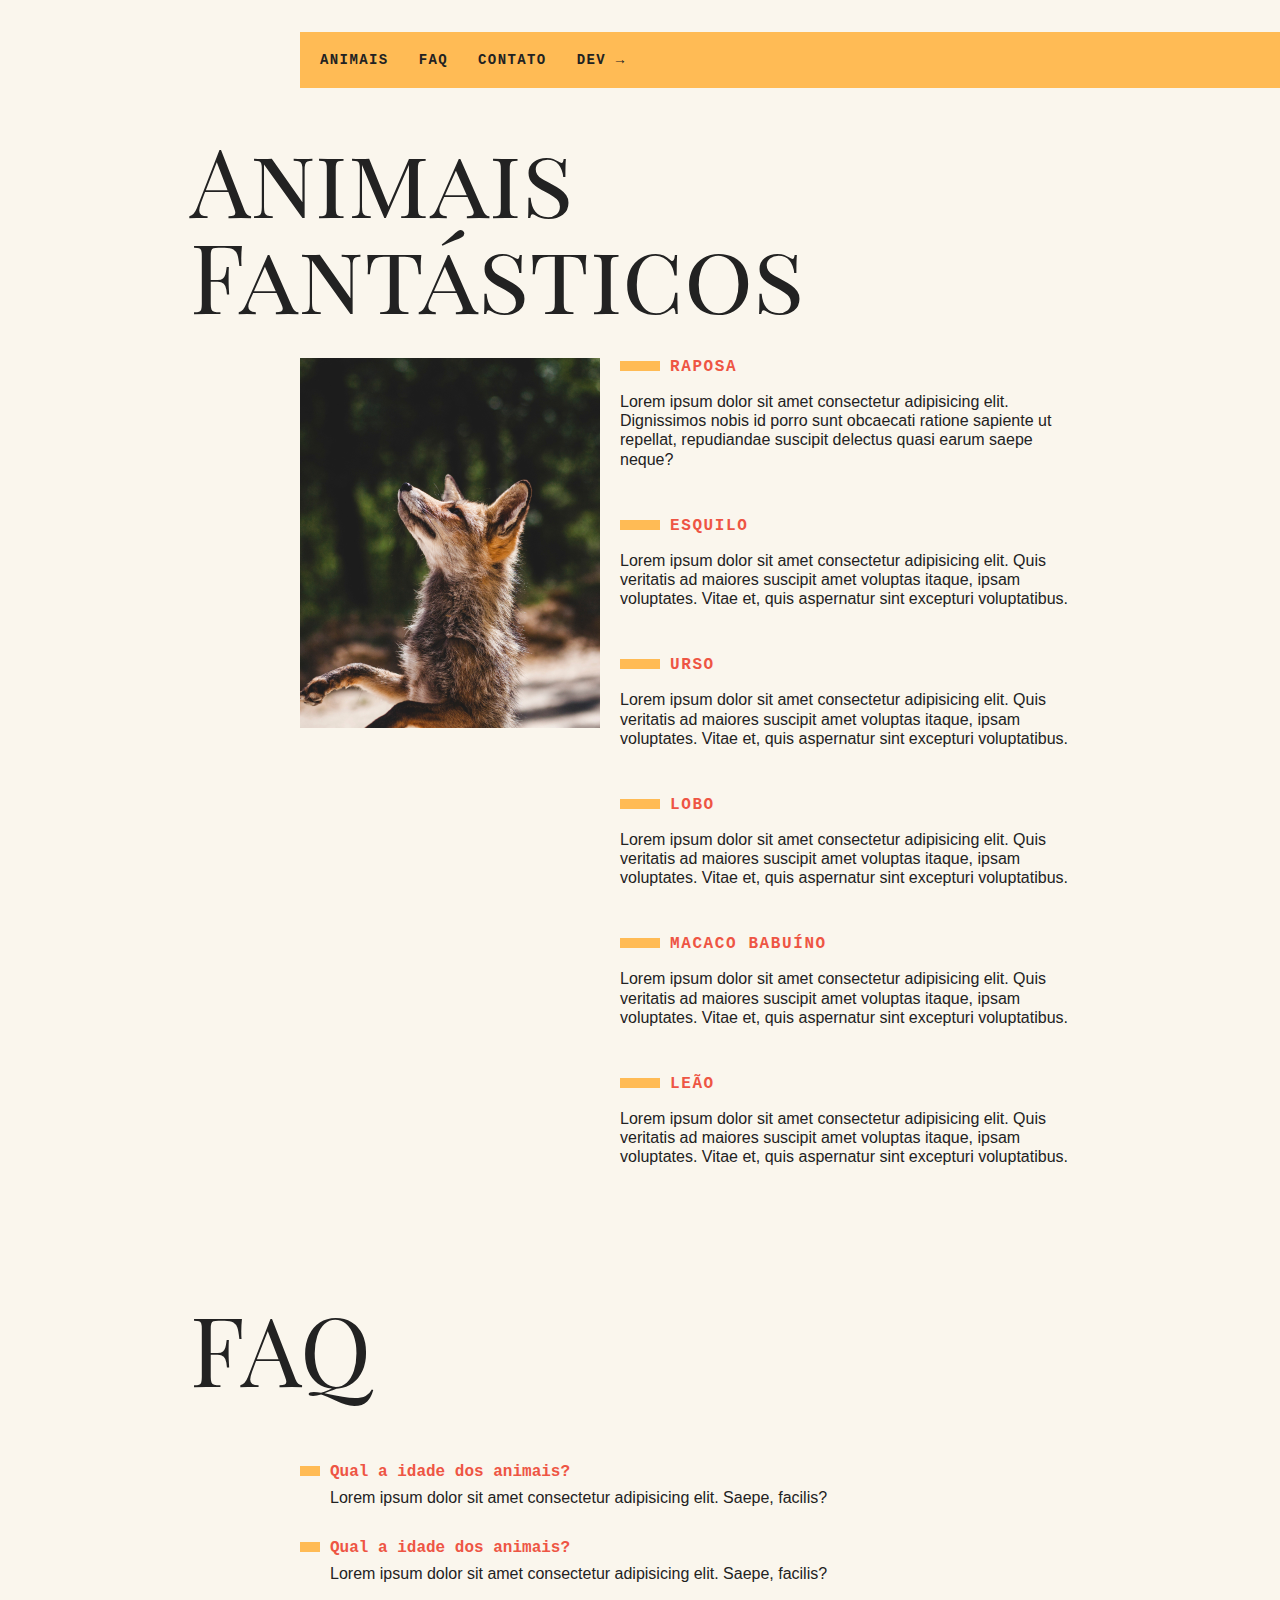
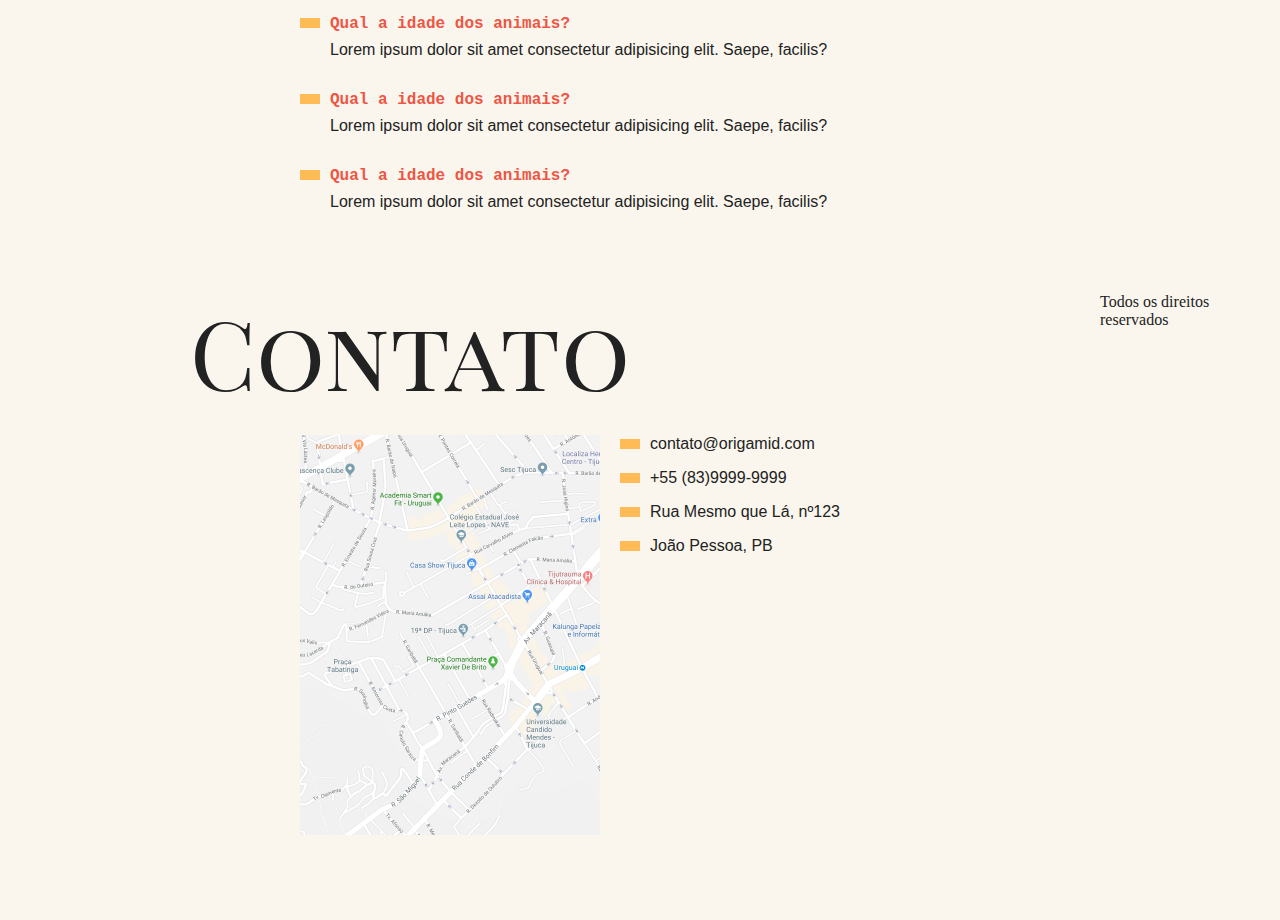
<file: index.html>
<!DOCTYPE html>
<html lang="en">

<head>
    <meta charset="UTF-8">
    <meta name="viewport" content="width=device-width, initial-scale=1.0">
    <title>Animais Fantásticos</title>
    <link href="https://fonts.googleapis.com/css?family=Playfair+Display+SC" rel="stylesheet">
    <link rel="stylesheet" href="css/style.css">
</head>

<body>
    <nav class="menu">
        <ul>
            <li><a href="#animais">Animais</a></li>
            <li><a href="#faq">Faq</a></li>
            <li><a href="#contato">Contato</a></li>
            <li><a href="https://www.origamid.com/">Dev →</a></li>
        </ul>
    </nav>
    <section class="grid-section animais" id="animais">
        <h1 class="titulo">Animais Fantásticos</h1>
        <ul class="animais-lista">
            <li>
                <img src="img/imagem1.jpg" alt="Raposa">
            </li>
            <li>
                <img src="img/imagem2.jpg" alt="Esquilo">
            </li>
            <li>
                <img src="img/imagem3.jpg" alt="Urso">
            </li>
            <li>
                <img src="img/imagem4.jpg" alt="Lobo">
            </li>
            <li>
                <img src="img/imagem5.jpg" alt="Macaco Babuíno">
            </li>
            <li>
                <img src="img/imagem6.jpg" alt="Leão">
            </li>
        </ul>
        <div class="animais-descricao">
            <section>
                <h2>Raposa</h2>
                <p>Lorem ipsum dolor sit amet consectetur adipisicing elit. Dignissimos nobis id porro sunt obcaecati
                    ratione
                    sapiente ut repellat, repudiandae suscipit delectus quasi earum saepe neque?</p>
            </section>
            <section>
                <h2>Esquilo</h2>
                <p>Lorem ipsum dolor sit amet consectetur adipisicing elit. Quis veritatis ad maiores suscipit amet
                    voluptas itaque,
                    ipsam voluptates. Vitae et, quis aspernatur sint excepturi voluptatibus.</p>

            </section>
            <section>
                <h2>Urso</h2>
                <p>Lorem ipsum dolor sit amet consectetur adipisicing elit. Quis veritatis ad maiores suscipit amet
                    voluptas itaque,
                    ipsam voluptates. Vitae et, quis aspernatur sint excepturi voluptatibus.</p>

            </section>

            <section>
                <h2>Lobo</h2>
                <p>Lorem ipsum dolor sit amet consectetur adipisicing elit. Quis veritatis ad maiores suscipit amet
                    voluptas itaque,
                    ipsam voluptates. Vitae et, quis aspernatur sint excepturi voluptatibus.</p>
            </section>
            <section>
                <h2>Macaco Babuíno</h2>
                <p>Lorem ipsum dolor sit amet consectetur adipisicing elit. Quis veritatis ad maiores suscipit amet
                    voluptas itaque,
                    ipsam voluptates. Vitae et, quis aspernatur sint excepturi voluptatibus.</p>
            </section>
            <section>
                <h2>Leão</h2>
                <p>Lorem ipsum dolor sit amet consectetur adipisicing elit. Quis veritatis ad maiores suscipit amet
                    voluptas itaque,
                    ipsam voluptates. Vitae et, quis aspernatur sint excepturi voluptatibus.</p>
            </section>

        </div>
    </section>
    <section class="grid-section faq" id="faq">
        <h1 class="titulo">FAQ</h1>
        <dl class="faq-lista">
            <dt>Qual a idade dos animais?</dt>
            <dd>Lorem ipsum dolor sit amet consectetur adipisicing elit. Saepe, facilis?</dd>
            <dt>Qual a idade dos animais?</dt>
            <dd>Lorem ipsum dolor sit amet consectetur adipisicing elit. Saepe, facilis?</dd>
            <dt>Qual a idade dos animais?</dt>
            <dd>Lorem ipsum dolor sit amet consectetur adipisicing elit. Saepe, facilis?</dd>
            <dt>Qual a idade dos animais?</dt>
            <dd>Lorem ipsum dolor sit amet consectetur adipisicing elit. Saepe, facilis?</dd>
            <dt>Qual a idade dos animais?</dt>
            <dd>Lorem ipsum dolor sit amet consectetur adipisicing elit. Saepe, facilis?</dd>
        </dl>
    </section>
    <section class="grid-section contato" id="contato">
        <h1 class="titulo">Contato</h1>
        <div class="mapa">
            <img src="img/mapa.png" alt="mapa">
        </div>
        <ul class="dados">
            <li>contato@origamid.com</li>
            <li>+55 (83)9999-9999</li>
            <li>Rua Mesmo que Lá, nº123</li>
            <li>João Pessoa, PB</li>
        </ul>
    </section>
    <footer class="copyright">Todos os direitos reservados

    </footer>
    <script src="script.js"></script>
</body>

</html>
</file>
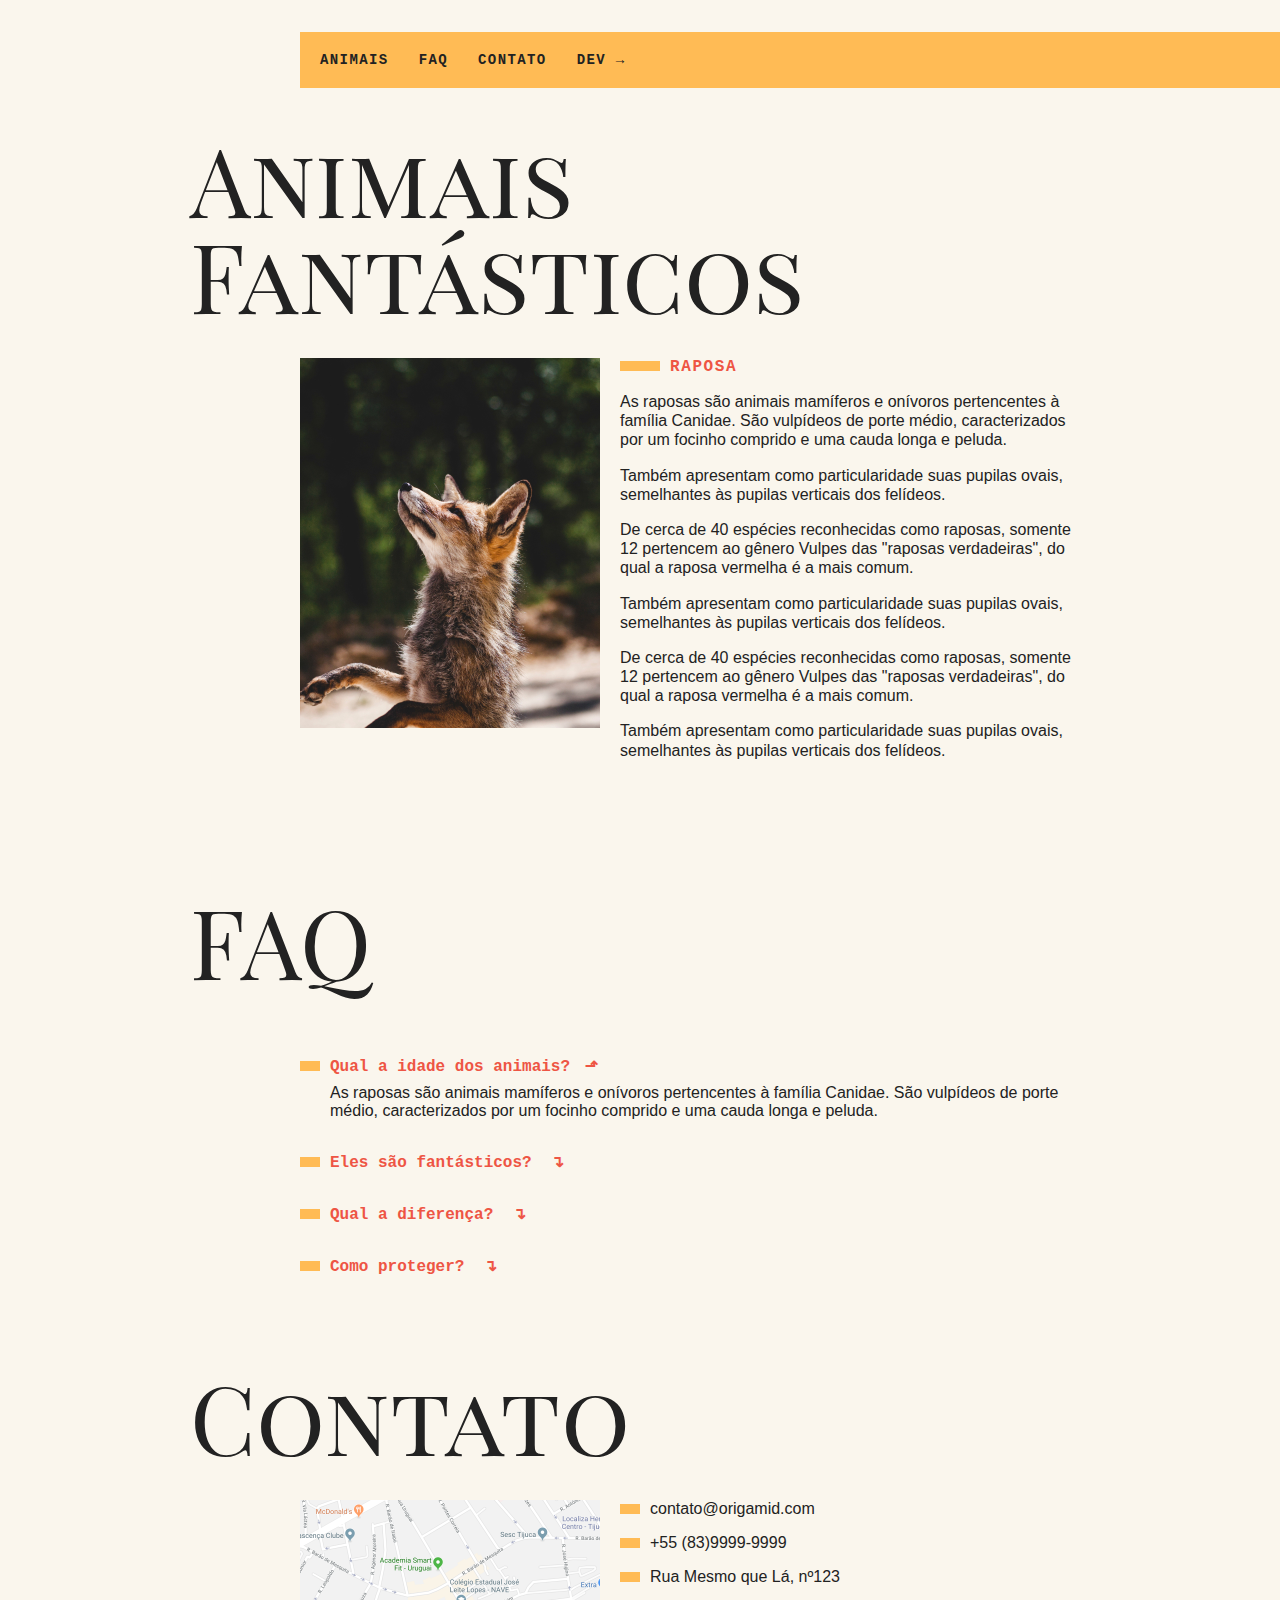
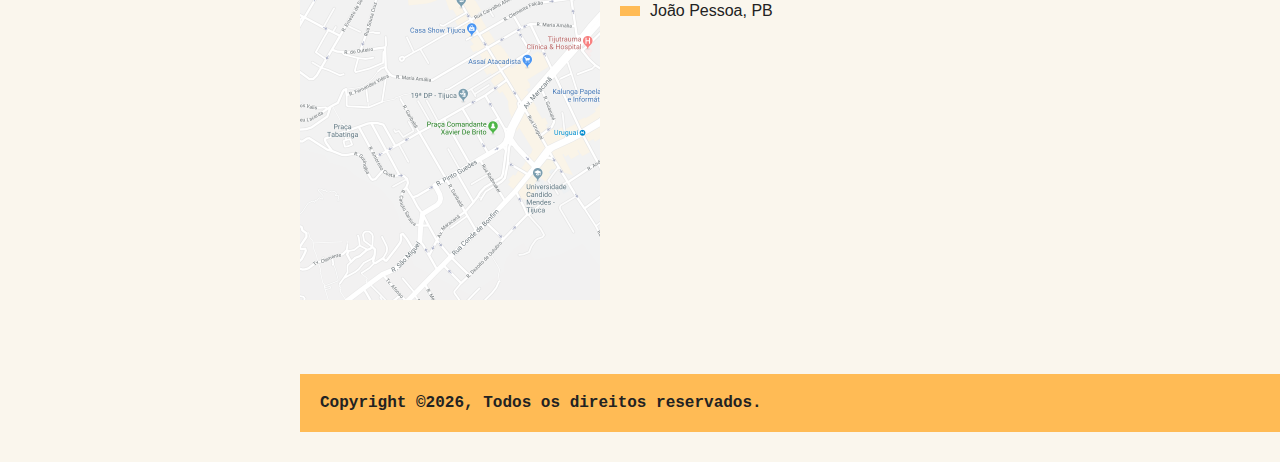
<file: efeitos-no-dom/index.html>
<!DOCTYPE html>
<html lang="en">

<head>
    <meta charset="UTF-8">
    <meta name="viewport" content="width=device-width, initial-scale=1.0">
    <title>Animais Fantásticos</title>
    <link href="https://fonts.googleapis.com/css?family=Playfair+Display+SC" rel="stylesheet">
    <link rel="stylesheet" href="css/style.css">
</head>

<body>
    <nav class="menu js-menu">
        <ul>
            <li><a href="#animais">Animais</a></li>
            <li><a href="#faq">Faq</a></li>
            <li><a href="#contato">Contato</a></li>
            <li><a href="https://www.origamid.com/">Dev →</a></li>
        </ul>
    </nav>
    <section class="grid-section animais js.scroll" id="animais">
        <h1 class="titulo">Animais Fantásticos</h1>
        <ul class="animais-lista js-tabmenu">
            <li>
                <img src="img/imagem1.jpg" alt="Raposa">
            </li>
            <li>
                <img src="img/imagem2.jpg" alt="Esquilo">
            </li>
            <li>
                <img src="img/imagem3.jpg" alt="Urso">
            </li>
            <li>
                <img src="img/imagem4.jpg" alt="Lobo">
            </li>
            <li>
                <img src="img/imagem5.jpg" alt="Macaco Babuíno">
            </li>
            <li>
                <img src="img/imagem6.jpg" alt="Leão">
            </li>
        </ul>
        <div class="animais-descricao js-tabcontent">
            <section>
                <h2>Raposa</h2>
                <p>As raposas são animais mamíferos e onívoros pertencentes à família Canidae. São vulpídeos de porte
                    médio, caracterizados
                    por um focinho comprido e uma cauda longa e peluda.</p>
                <p>Também apresentam como particularidade suas pupilas ovais, semelhantes às pupilas verticais dos
                    felídeos.</p>
                <p>De cerca de 40 espécies reconhecidas como raposas, somente 12 pertencem ao gênero Vulpes das "raposas
                    verdadeiras", do
                    qual a raposa vermelha é a mais comum.</p>
                <p>Também apresentam como particularidade suas pupilas ovais, semelhantes às pupilas verticais dos
                    felídeos.</p>
                <p>De cerca de 40 espécies reconhecidas como raposas, somente 12 pertencem ao gênero Vulpes das "raposas
                    verdadeiras", do
                    qual a raposa vermelha é a mais comum.</p>
                <p>Também apresentam como particularidade suas pupilas ovais, semelhantes às pupilas verticais dos
                    felídeos.</p>
            </section>
            <section>
                <h2>Esquilo</h2>
                <p>Lorem ipsum dolor sit amet consectetur adipisicing elit. Quis veritatis ad maiores suscipit amet
                    voluptas itaque,
                    ipsam voluptates. Vitae et, quis aspernatur sint excepturi voluptatibus.</p>

            </section>
            <section>
                <h2>Urso</h2>
                <p>Lorem ipsum dolor sit amet consectetur adipisicing elit. Quis veritatis ad maiores suscipit amet
                    voluptas itaque,
                    ipsam voluptates. Vitae et, quis aspernatur sint excepturi voluptatibus.</p>

            </section>

            <section>
                <h2>Lobo</h2>
                <p>Lorem ipsum dolor sit amet consectetur adipisicing elit. Quis veritatis ad maiores suscipit amet
                    voluptas itaque,
                    ipsam voluptates. Vitae et, quis aspernatur sint excepturi voluptatibus.</p>
            </section>
            <section>
                <h2>Macaco Babuíno</h2>
                <p>Lorem ipsum dolor sit amet consectetur adipisicing elit. Quis veritatis ad maiores suscipit amet
                    voluptas itaque,
                    ipsam voluptates. Vitae et, quis aspernatur sint excepturi voluptatibus.</p>
            </section>
            <section>
                <h2>Leão</h2>
                <p>Lorem ipsum dolor sit amet consectetur adipisicing elit. Quis veritatis ad maiores suscipit amet
                    voluptas itaque,
                    ipsam voluptates. Vitae et, quis aspernatur sint excepturi voluptatibus.</p>
            </section>

        </div>
    </section>
    <section class="grid-section faq js.scroll" id="faq">
        <h1 class="titulo">FAQ</h1>
        <dl class="faq-lista js-accordion">
            <dt>Qual a idade dos animais?</dt>
            <dd>As raposas são animais mamíferos e onívoros pertencentes à família Canidae. São vulpídeos de porte
                médio, caracterizados por um focinho comprido e uma cauda longa e peluda.</dd>
            <dt>Eles são fantásticos?</dt>
            <dd>Também apresentam como particularidade suas pupilas ovais, semelhantes às pupilas verticais dos
                felídeos.</dd>
            <dt>Qual a diferença?</dt>
            <dd>As raposas são animais mamíferos e onívoros pertencentes à família Canidae. São vulpídeos de porte
                médio, caracterizados por um focinho comprido e uma cauda longa e peluda.</dd>
            <dt>Como proteger?</dt>
            <dd>Também apresentam como particularidade suas pupilas ovais, semelhantes às pupilas verticais dos
                felídeos.</dd>
        </dl>
    </section>
    <section class="grid-section contato js.scroll" id="contato">
        <h1 class="titulo">Contato</h1>
        <div class="mapa">
            <img src="img/mapa.png" alt="mapa">
        </div>
        <ul class="dados">
            <li>contato@origamid.com</li>
            <li>+55 (83)9999-9999</li>
            <li>Rua Mesmo que Lá, nº123</li>
            <li>João Pessoa, PB</li>
        </ul>
    </section>
    <footer class="copy">
        <p> Copyright ©2026, Todos os direitos reservados. </p>

    </footer>
    <script src="script.js"></script>
</body>

</html>
</file>
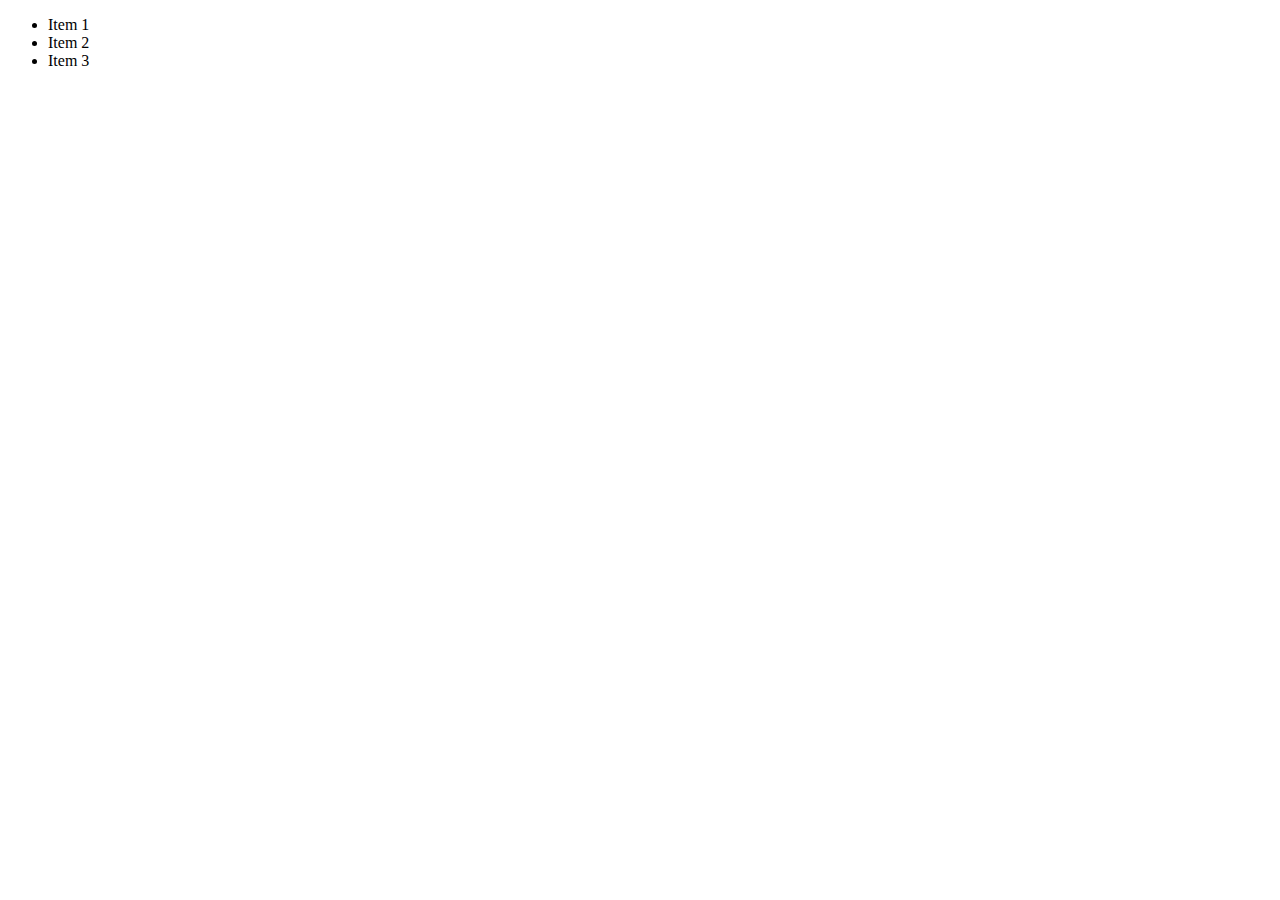
<file: objetos/index.html>
<!DOCTYPE html>
<html lang="en">
<head>
    <meta charset="UTF-8">
    <meta name="viewport" content="width=device-width, initial-scale=1.0">
    <title>Objetos</title>
</head>
<body>

    <ul>
        <li>Item 1</li>
        <li>Item 2</li>
        <li>Item 3</li>
    </ul>
    <script src="script.js"></script>
</body>
</html>
</file>
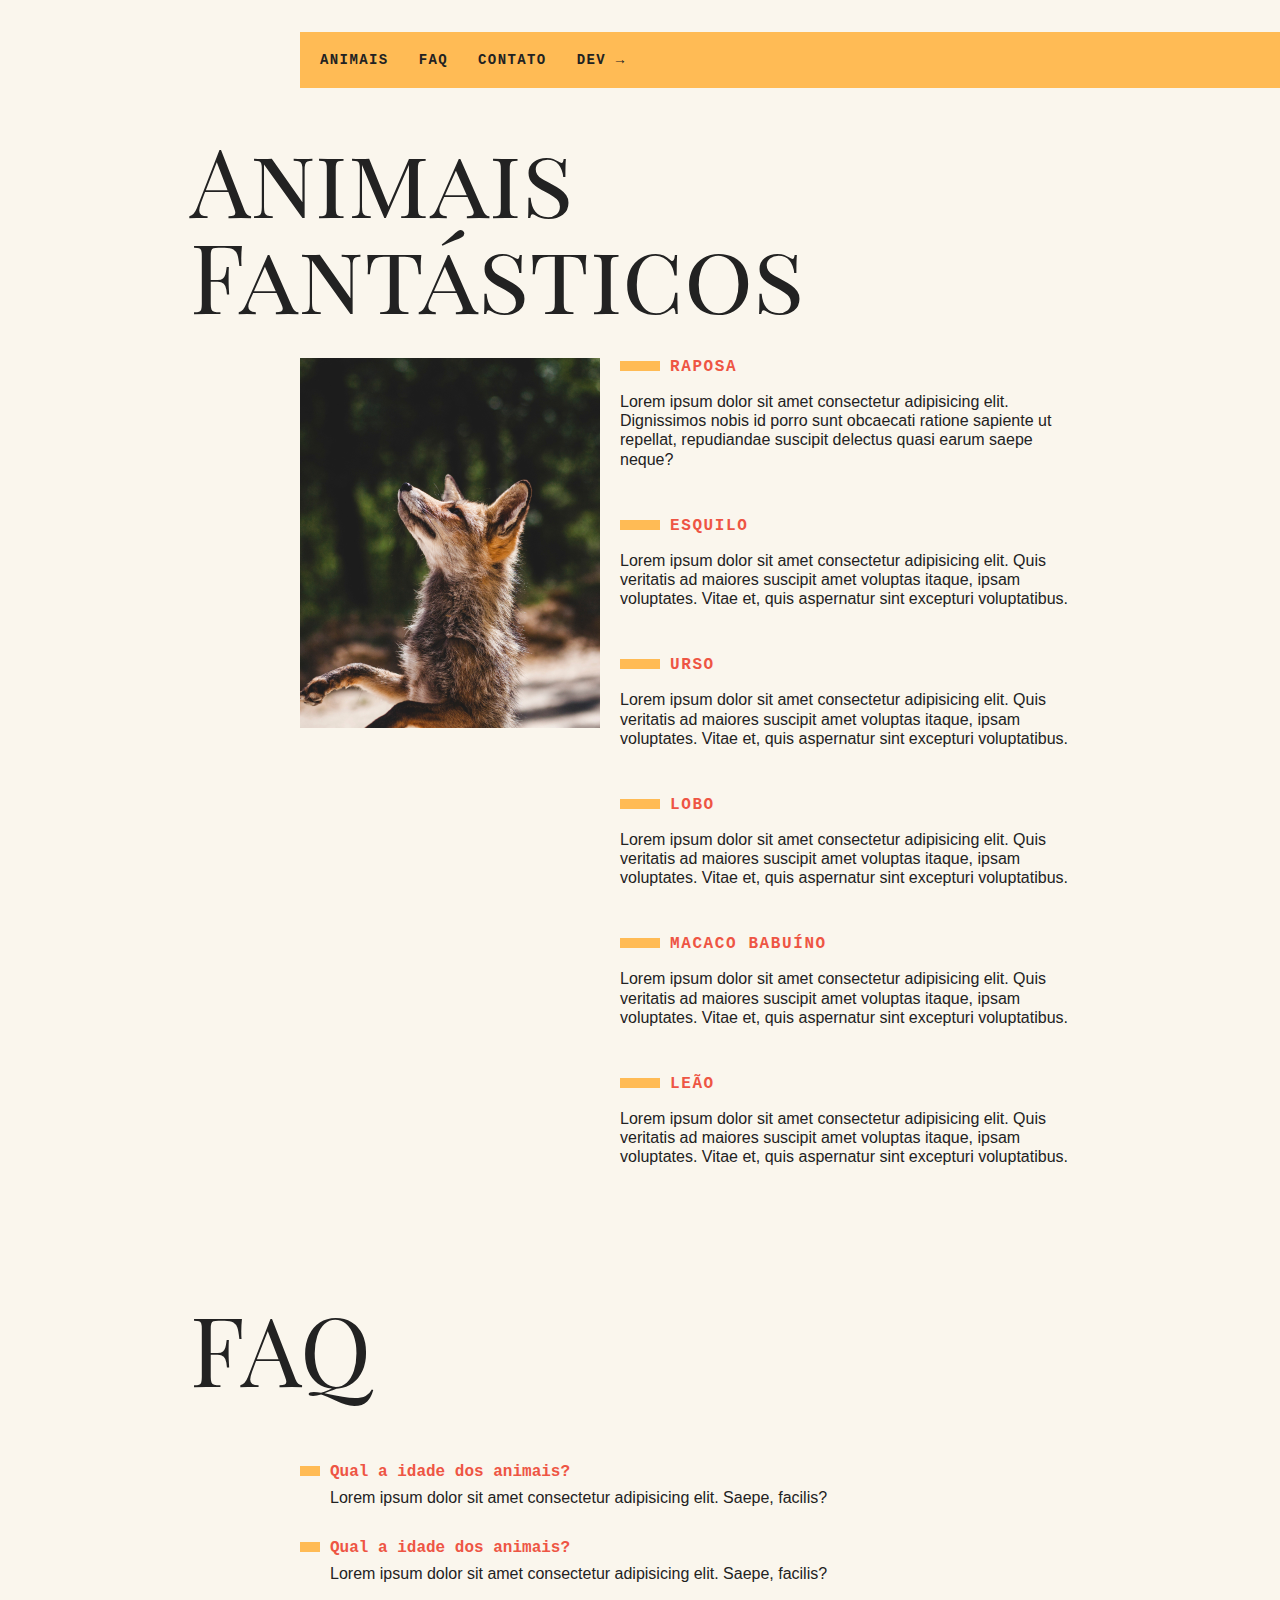
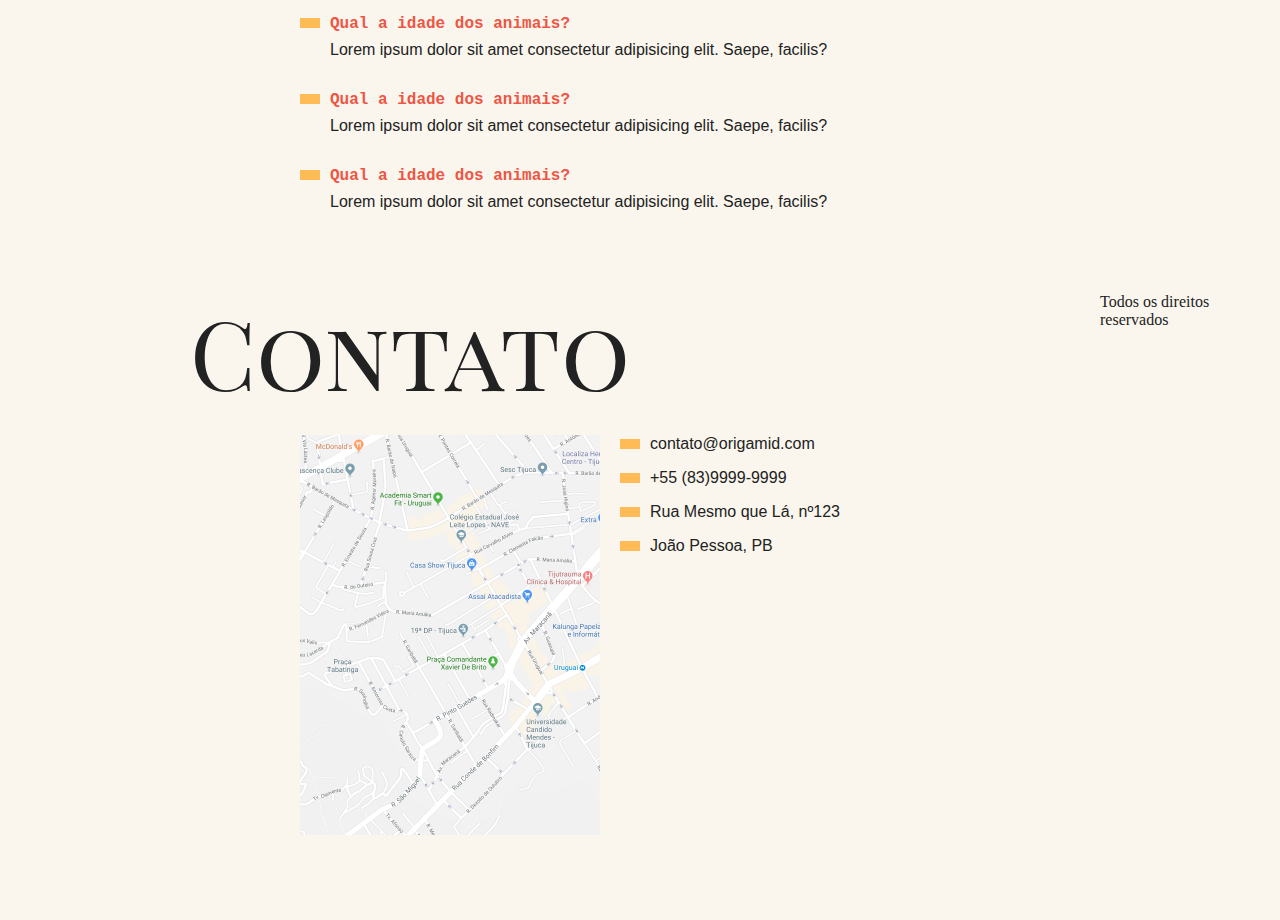
<file: primeiros-scripts/index.html>
<!DOCTYPE html>
<html lang="en">

<head>
    <meta charset="UTF-8">
    <meta name="viewport" content="width=device-width, initial-scale=1.0">
    <title>Animais Fantásticos</title>
    <link href="https://fonts.googleapis.com/css?family=Playfair+Display+SC" rel="stylesheet">
    <link rel="stylesheet" href="css/style.css">
</head>

<body>
    <nav class="menu">
        <ul>
            <li><a href="#animais">Animais</a></li>
            <li><a href="#faq">Faq</a></li>
            <li><a href="#contato">Contato</a></li>
            <li><a href="https://www.origamid.com/">Dev →</a></li>
        </ul>
    </nav>
    <section class="grid-section animais" id="animais">
        <h1 class="titulo">Animais Fantásticos</h1>
        <ul class="animais-lista">
            <li>
                <img src="img/imagem1.jpg" alt="Raposa">
            </li>
            <li>
                <img src="img/imagem2.jpg" alt="Esquilo">
            </li>
            <li>
                <img src="img/imagem3.jpg" alt="Urso">
            </li>
            <li>
                <img src="img/imagem4.jpg" alt="Lobo">
            </li>
            <li>
                <img src="img/imagem5.jpg" alt="Macaco Babuíno">
            </li>
            <li>
                <img src="img/imagem6.jpg" alt="Leão">
            </li>
        </ul>
        <div class="animais-descricao">
            <section>
                <h2>Raposa</h2>
                <p>Lorem ipsum dolor sit amet consectetur adipisicing elit. Dignissimos nobis id porro sunt obcaecati
                    ratione
                    sapiente ut repellat, repudiandae suscipit delectus quasi earum saepe neque?</p>
            </section>
            <section>
                <h2>Esquilo</h2>
                <p>Lorem ipsum dolor sit amet consectetur adipisicing elit. Quis veritatis ad maiores suscipit amet
                    voluptas itaque,
                    ipsam voluptates. Vitae et, quis aspernatur sint excepturi voluptatibus.</p>

            </section>
            <section>
                <h2>Urso</h2>
                <p>Lorem ipsum dolor sit amet consectetur adipisicing elit. Quis veritatis ad maiores suscipit amet
                    voluptas itaque,
                    ipsam voluptates. Vitae et, quis aspernatur sint excepturi voluptatibus.</p>

            </section>

            <section>
                <h2>Lobo</h2>
                <p>Lorem ipsum dolor sit amet consectetur adipisicing elit. Quis veritatis ad maiores suscipit amet
                    voluptas itaque,
                    ipsam voluptates. Vitae et, quis aspernatur sint excepturi voluptatibus.</p>
            </section>
            <section>
                <h2>Macaco Babuíno</h2>
                <p>Lorem ipsum dolor sit amet consectetur adipisicing elit. Quis veritatis ad maiores suscipit amet
                    voluptas itaque,
                    ipsam voluptates. Vitae et, quis aspernatur sint excepturi voluptatibus.</p>
            </section>
            <section>
                <h2>Leão</h2>
                <p>Lorem ipsum dolor sit amet consectetur adipisicing elit. Quis veritatis ad maiores suscipit amet
                    voluptas itaque,
                    ipsam voluptates. Vitae et, quis aspernatur sint excepturi voluptatibus.</p>
            </section>

        </div>
    </section>
    <section class="grid-section faq" id="faq">
        <h1 class="titulo">FAQ</h1>
        <dl class="faq-lista">
            <dt>Qual a idade dos animais?</dt>
            <dd>Lorem ipsum dolor sit amet consectetur adipisicing elit. Saepe, facilis?</dd>
            <dt>Qual a idade dos animais?</dt>
            <dd>Lorem ipsum dolor sit amet consectetur adipisicing elit. Saepe, facilis?</dd>
            <dt>Qual a idade dos animais?</dt>
            <dd>Lorem ipsum dolor sit amet consectetur adipisicing elit. Saepe, facilis?</dd>
            <dt>Qual a idade dos animais?</dt>
            <dd>Lorem ipsum dolor sit amet consectetur adipisicing elit. Saepe, facilis?</dd>
            <dt>Qual a idade dos animais?</dt>
            <dd>Lorem ipsum dolor sit amet consectetur adipisicing elit. Saepe, facilis?</dd>
        </dl>
    </section>
    <section class="grid-section contato" id="contato">
        <h1 class="titulo">Contato</h1>
        <div class="mapa">
            <img src="img/mapa.png" alt="mapa">
        </div>
        <ul class="dados">
            <li>contato@origamid.com</li>
            <li>+55 (83)9999-9999</li>
            <li>Rua Mesmo que Lá, nº123</li>
            <li>João Pessoa, PB</li>
        </ul>
    </section>
    <footer class="copyright">
        <p>Todos os direitos reservados</p>

    </footer>
    <script src="script.js"></script>
</body>

</html>
</file>
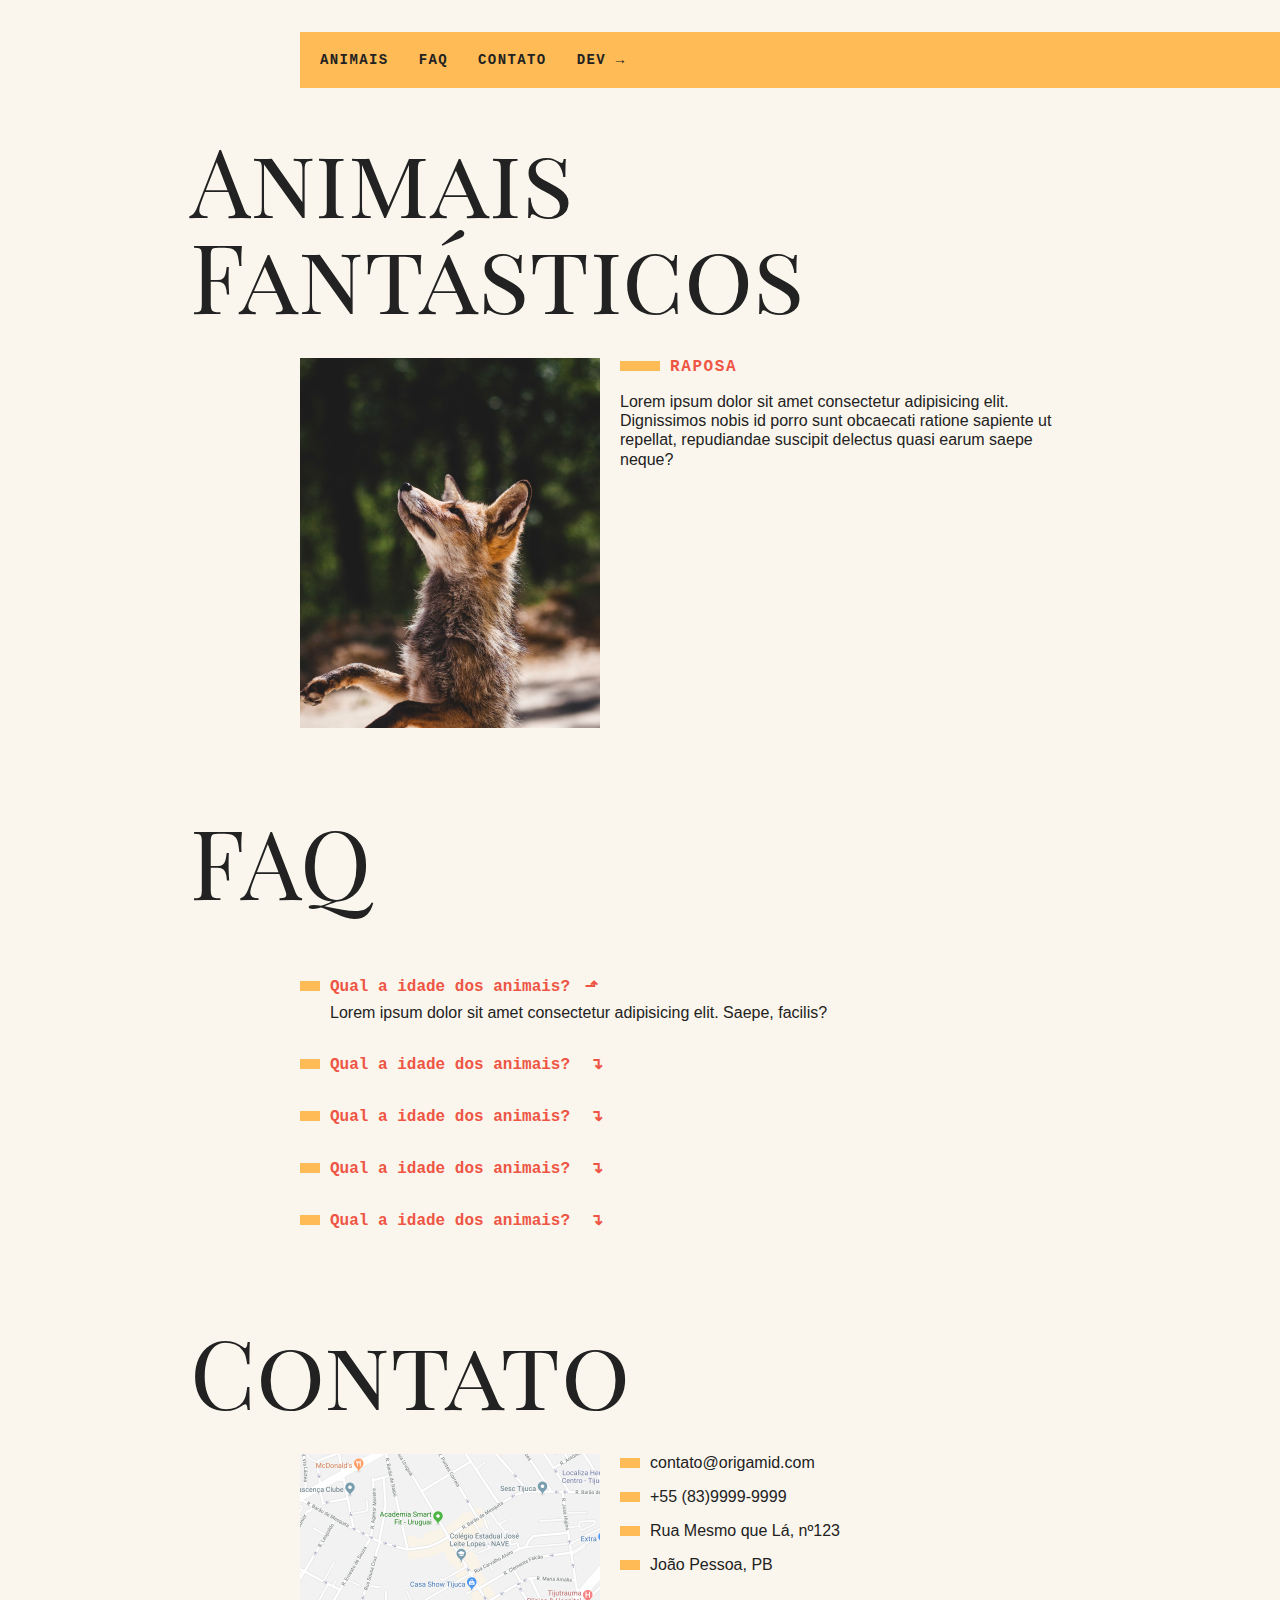
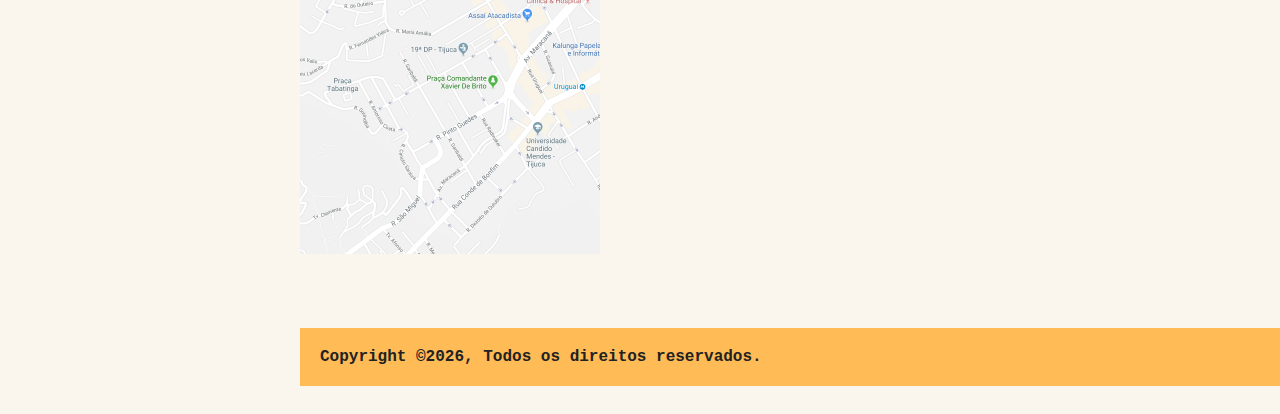
<file: slides/index.html>
<!DOCTYPE html>
<html lang="en">

<head>
    <meta charset="UTF-8">
    <meta name="viewport" content="width=device-width, initial-scale=1.0">
    <title>Animais Fantásticos</title>
    <link href="https://fonts.googleapis.com/css?family=Playfair+Display+SC" rel="stylesheet">
    <link rel="stylesheet" href="css/style.css">
</head>

<body>
    <nav class="menu">
        <ul>
            <li><a href="#animais">Animais</a></li>
            <li><a href="#faq">Faq</a></li>
            <li><a href="#contato">Contato</a></li>
            <li><a href="https://www.origamid.com/">Dev →</a></li>
        </ul>
    </nav>
    <section class="grid-section animais" id="animais">
        <h1 class="titulo">Animais Fantásticos</h1>
        <ul class="animais-lista js-tabmenu">
            <li>
                <img src="img/imagem1.jpg" alt="Raposa">
            </li>
            <li>
                <img src="img/imagem2.jpg" alt="Esquilo">
            </li>
            <li>
                <img src="img/imagem3.jpg" alt="Urso">
            </li>
            <li>
                <img src="img/imagem4.jpg" alt="Lobo">
            </li>
            <li>
                <img src="img/imagem5.jpg" alt="Macaco Babuíno">
            </li>
            <li>
                <img src="img/imagem6.jpg" alt="Leão">
            </li>
        </ul>
        <div class="animais-descricao js-tabcontent">
            <section>
                <h2>Raposa</h2>
                <p>Lorem ipsum dolor sit amet consectetur adipisicing elit. Dignissimos nobis id porro sunt obcaecati
                    ratione
                    sapiente ut repellat, repudiandae suscipit delectus quasi earum saepe neque?</p>
            </section>
            <section>
                <h2>Esquilo</h2>
                <p>Lorem ipsum dolor sit amet consectetur adipisicing elit. Quis veritatis ad maiores suscipit amet
                    voluptas itaque,
                    ipsam voluptates. Vitae et, quis aspernatur sint excepturi voluptatibus.</p>

            </section>
            <section>
                <h2>Urso</h2>
                <p>Lorem ipsum dolor sit amet consectetur adipisicing elit. Quis veritatis ad maiores suscipit amet
                    voluptas itaque,
                    ipsam voluptates. Vitae et, quis aspernatur sint excepturi voluptatibus.</p>

            </section>

            <section>
                <h2>Lobo</h2>
                <p>Lorem ipsum dolor sit amet consectetur adipisicing elit. Quis veritatis ad maiores suscipit amet
                    voluptas itaque,
                    ipsam voluptates. Vitae et, quis aspernatur sint excepturi voluptatibus.</p>
            </section>
            <section>
                <h2>Macaco Babuíno</h2>
                <p>Lorem ipsum dolor sit amet consectetur adipisicing elit. Quis veritatis ad maiores suscipit amet
                    voluptas itaque,
                    ipsam voluptates. Vitae et, quis aspernatur sint excepturi voluptatibus.</p>
            </section>
            <section>
                <h2>Leão</h2>
                <p>Lorem ipsum dolor sit amet consectetur adipisicing elit. Quis veritatis ad maiores suscipit amet
                    voluptas itaque,
                    ipsam voluptates. Vitae et, quis aspernatur sint excepturi voluptatibus.</p>
            </section>

        </div>
    </section>
    <section class="grid-section faq" id="faq">
        <h1 class="titulo">FAQ</h1>
        <dl class="faq-lista js-accordion">
            <dt>Qual a idade dos animais?</dt>
            <dd>Lorem ipsum dolor sit amet consectetur adipisicing elit. Saepe, facilis?</dd>
            <dt>Qual a idade dos animais?</dt>
            <dd>Lorem ipsum dolor sit amet consectetur adipisicing elit. Saepe, facilis?</dd>
            <dt>Qual a idade dos animais?</dt>
            <dd>Lorem ipsum dolor sit amet consectetur adipisicing elit. Saepe, facilis?</dd>
            <dt>Qual a idade dos animais?</dt>
            <dd>Lorem ipsum dolor sit amet consectetur adipisicing elit. Saepe, facilis?</dd>
            <dt>Qual a idade dos animais?</dt>
            <dd>Lorem ipsum dolor sit amet consectetur adipisicing elit. Saepe, facilis?</dd>
        </dl>
    </section>
    <section class="grid-section contato" id="contato">
        <h1 class="titulo">Contato</h1>
        <div class="mapa">
            <img src="img/mapa.png" alt="mapa">
        </div>
        <ul class="dados">
            <li>contato@origamid.com</li>
            <li>+55 (83)9999-9999</li>
            <li>Rua Mesmo que Lá, nº123</li>
            <li>João Pessoa, PB</li>
        </ul>
    </section>
    <footer class="copy">
        <p> Copyright ©2026, Todos os direitos reservados. </p>

    </footer>
    <script src="script.js"></script>
</body>

</html>
</file>
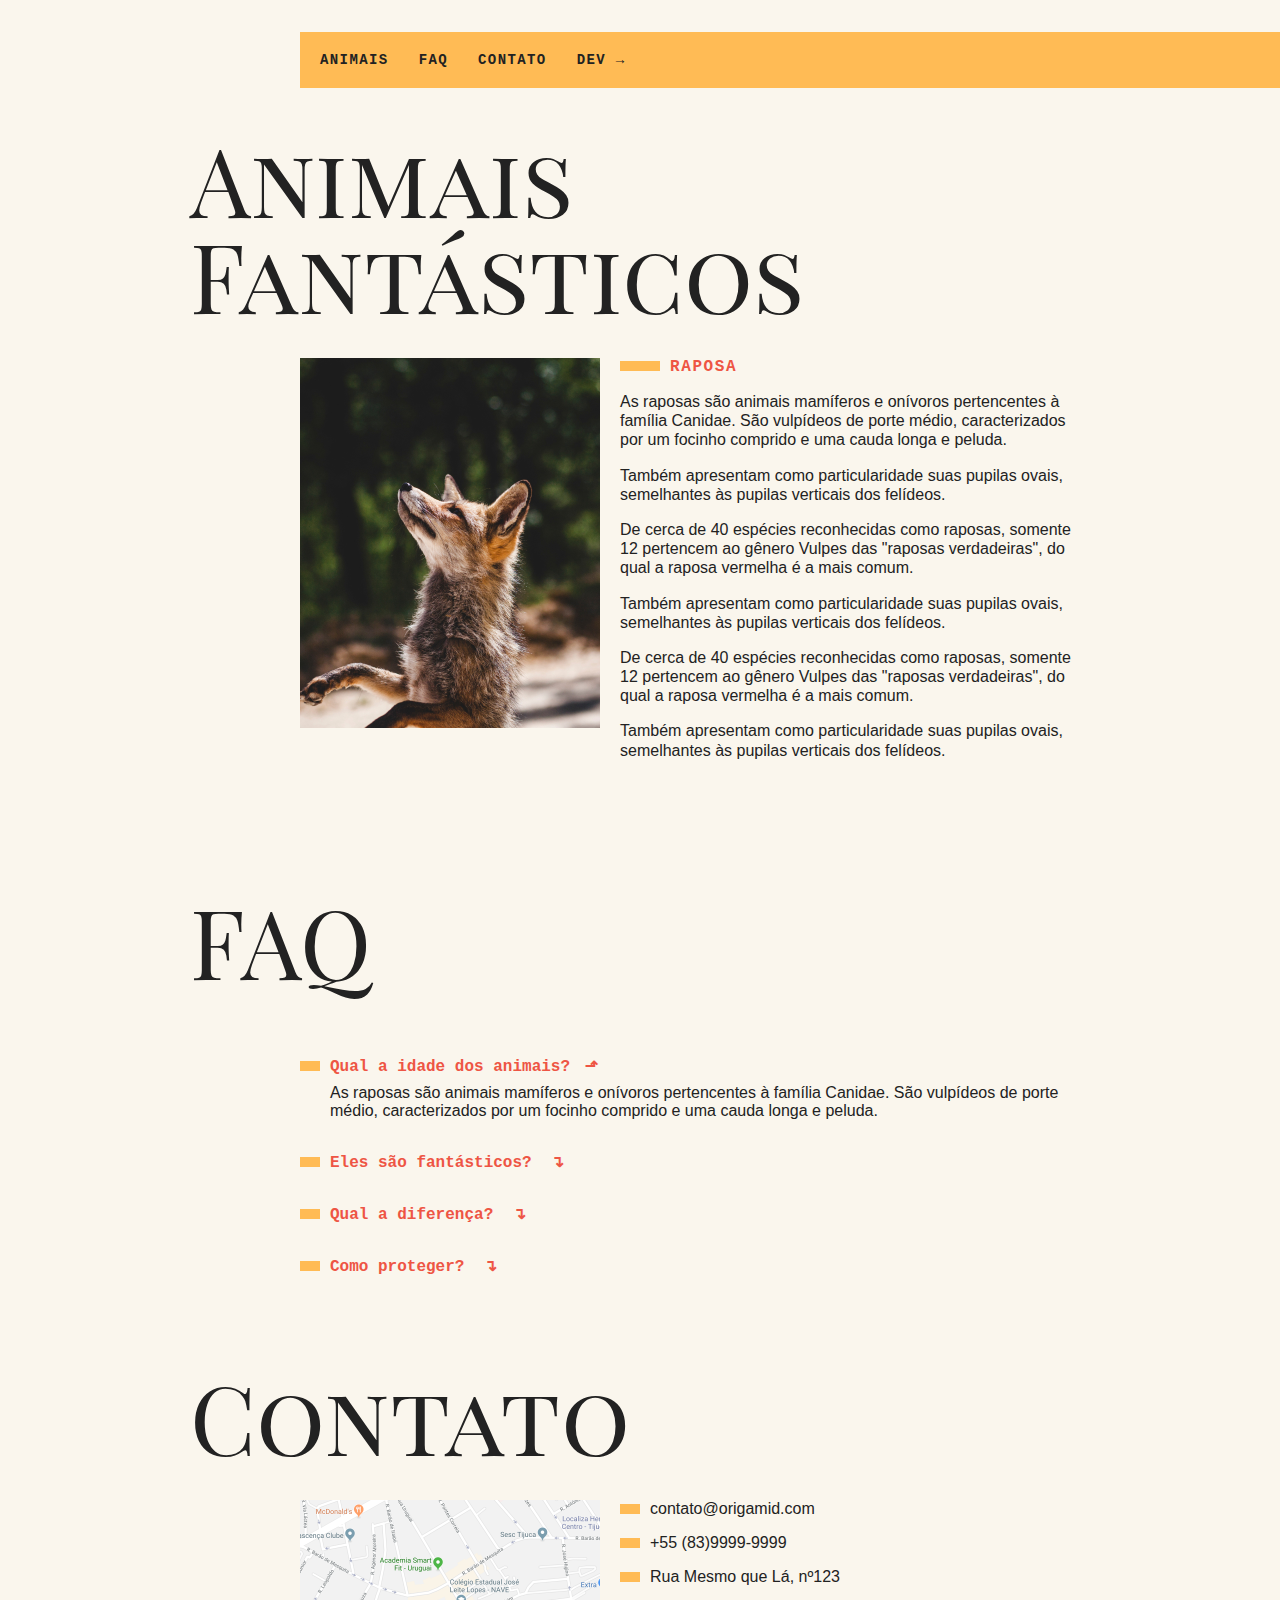
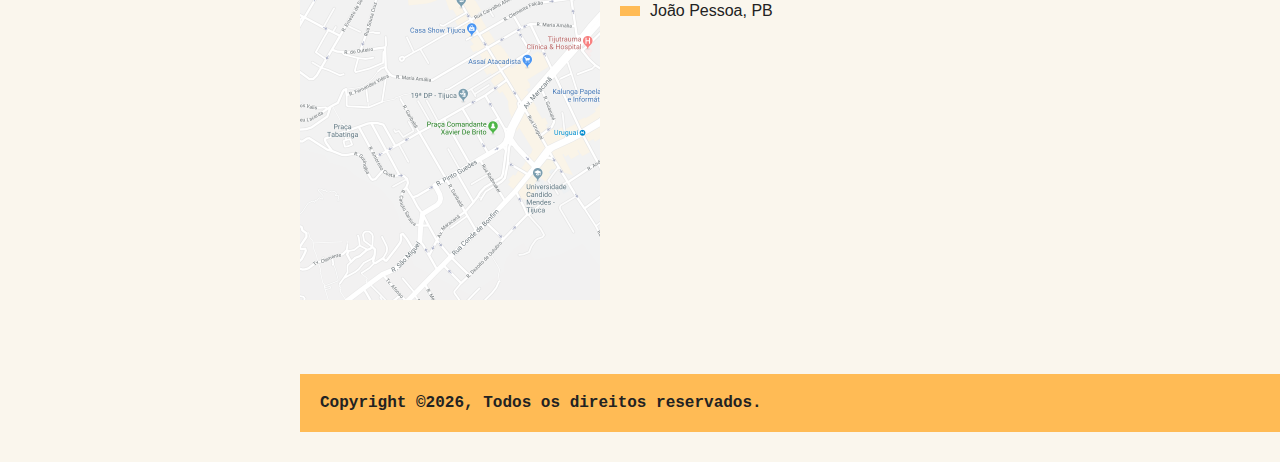
<file: efeitos-no-dom/dataset/index.html>
<!DOCTYPE html>
<html lang="en">

<head>
    <meta charset="UTF-8">
    <meta name="viewport" content="width=device-width, initial-scale=1.0">
    <title>Animais Fantásticos</title>
    <link href="https://fonts.googleapis.com/css?family=Playfair+Display+SC" rel="stylesheet">
    <link rel="stylesheet" href="css/style.css">
</head>

<body>
    <nav class="menu js-menu">
        <ul>
            <li><a href="#animais">Animais</a></li>
            <li><a href="#faq">Faq</a></li>
            <li><a href="#contato">Contato</a></li>
            <li><a href="https://www.origamid.com/">Dev →</a></li>
        </ul>
    </nav>
    <section class="grid-section animais js.scroll" id="animais">
        <h1 class="titulo">Animais Fantásticos</h1>
        <ul class="animais-lista js-tabmenu">
            <li>
                <img src="img/imagem1.jpg" alt="Raposa">
            </li>
            <li>
                <img src="img/imagem2.jpg" alt="Esquilo">
            </li>
            <li>
                <img src="img/imagem3.jpg" alt="Urso">
            </li>
            <li>
                <img src="img/imagem4.jpg" alt="Lobo">
            </li>
            <li>
                <img src="img/imagem5.jpg" alt="Macaco Babuíno">
            </li>
            <li>
                <img src="img/imagem6.jpg" alt="Leão">
            </li>
        </ul>
        <div class="animais-descricao js-tabcontent">
            <section>
                <h2>Raposa</h2>
                <p>As raposas são animais mamíferos e onívoros pertencentes à família Canidae. São vulpídeos de porte
                    médio, caracterizados
                    por um focinho comprido e uma cauda longa e peluda.</p>
                <p>Também apresentam como particularidade suas pupilas ovais, semelhantes às pupilas verticais dos
                    felídeos.</p>
                <p>De cerca de 40 espécies reconhecidas como raposas, somente 12 pertencem ao gênero Vulpes das "raposas
                    verdadeiras", do
                    qual a raposa vermelha é a mais comum.</p>
                <p>Também apresentam como particularidade suas pupilas ovais, semelhantes às pupilas verticais dos
                    felídeos.</p>
                <p>De cerca de 40 espécies reconhecidas como raposas, somente 12 pertencem ao gênero Vulpes das "raposas
                    verdadeiras", do
                    qual a raposa vermelha é a mais comum.</p>
                <p>Também apresentam como particularidade suas pupilas ovais, semelhantes às pupilas verticais dos
                    felídeos.</p>
            </section>
            <section>
                <h2>Esquilo</h2>
                <p>Lorem ipsum dolor sit amet consectetur adipisicing elit. Quis veritatis ad maiores suscipit amet
                    voluptas itaque,
                    ipsam voluptates. Vitae et, quis aspernatur sint excepturi voluptatibus.</p>

            </section>
            <section>
                <h2>Urso</h2>
                <p>Lorem ipsum dolor sit amet consectetur adipisicing elit. Quis veritatis ad maiores suscipit amet
                    voluptas itaque,
                    ipsam voluptates. Vitae et, quis aspernatur sint excepturi voluptatibus.</p>

            </section>

            <section>
                <h2>Lobo</h2>
                <p>Lorem ipsum dolor sit amet consectetur adipisicing elit. Quis veritatis ad maiores suscipit amet
                    voluptas itaque,
                    ipsam voluptates. Vitae et, quis aspernatur sint excepturi voluptatibus.</p>
            </section>
            <section>
                <h2>Macaco Babuíno</h2>
                <p>Lorem ipsum dolor sit amet consectetur adipisicing elit. Quis veritatis ad maiores suscipit amet
                    voluptas itaque,
                    ipsam voluptates. Vitae et, quis aspernatur sint excepturi voluptatibus.</p>
            </section>
            <section>
                <h2>Leão</h2>
                <p>Lorem ipsum dolor sit amet consectetur adipisicing elit. Quis veritatis ad maiores suscipit amet
                    voluptas itaque,
                    ipsam voluptates. Vitae et, quis aspernatur sint excepturi voluptatibus.</p>
            </section>

        </div>
    </section>
    <section class="grid-section faq js.scroll" id="faq">
        <h1 class="titulo">FAQ</h1>
        <dl class="faq-lista js-accordion">
            <dt>Qual a idade dos animais?</dt>
            <dd>As raposas são animais mamíferos e onívoros pertencentes à família Canidae. São vulpídeos de porte
                médio, caracterizados por um focinho comprido e uma cauda longa e peluda.</dd>
            <dt>Eles são fantásticos?</dt>
            <dd>Também apresentam como particularidade suas pupilas ovais, semelhantes às pupilas verticais dos
                felídeos.</dd>
            <dt>Qual a diferença?</dt>
            <dd>As raposas são animais mamíferos e onívoros pertencentes à família Canidae. São vulpídeos de porte
                médio, caracterizados por um focinho comprido e uma cauda longa e peluda.</dd>
            <dt>Como proteger?</dt>
            <dd>Também apresentam como particularidade suas pupilas ovais, semelhantes às pupilas verticais dos
                felídeos.</dd>
        </dl>
    </section>
    <section class="grid-section contato js.scroll" id="contato">
        <h1 class="titulo">Contato</h1>
        <div class="mapa">
            <img src="img/mapa.png" alt="mapa">
        </div>
        <ul class="dados">
            <li>contato@origamid.com</li>
            <li>+55 (83)9999-9999</li>
            <li>Rua Mesmo que Lá, nº123</li>
            <li>João Pessoa, PB</li>
        </ul>
    </section>
    <footer class="copy">
        <p> Copyright ©2026, Todos os direitos reservados. </p>

    </footer>
    <script src="animacoes.js"></script>
</body>

</html>
</file>
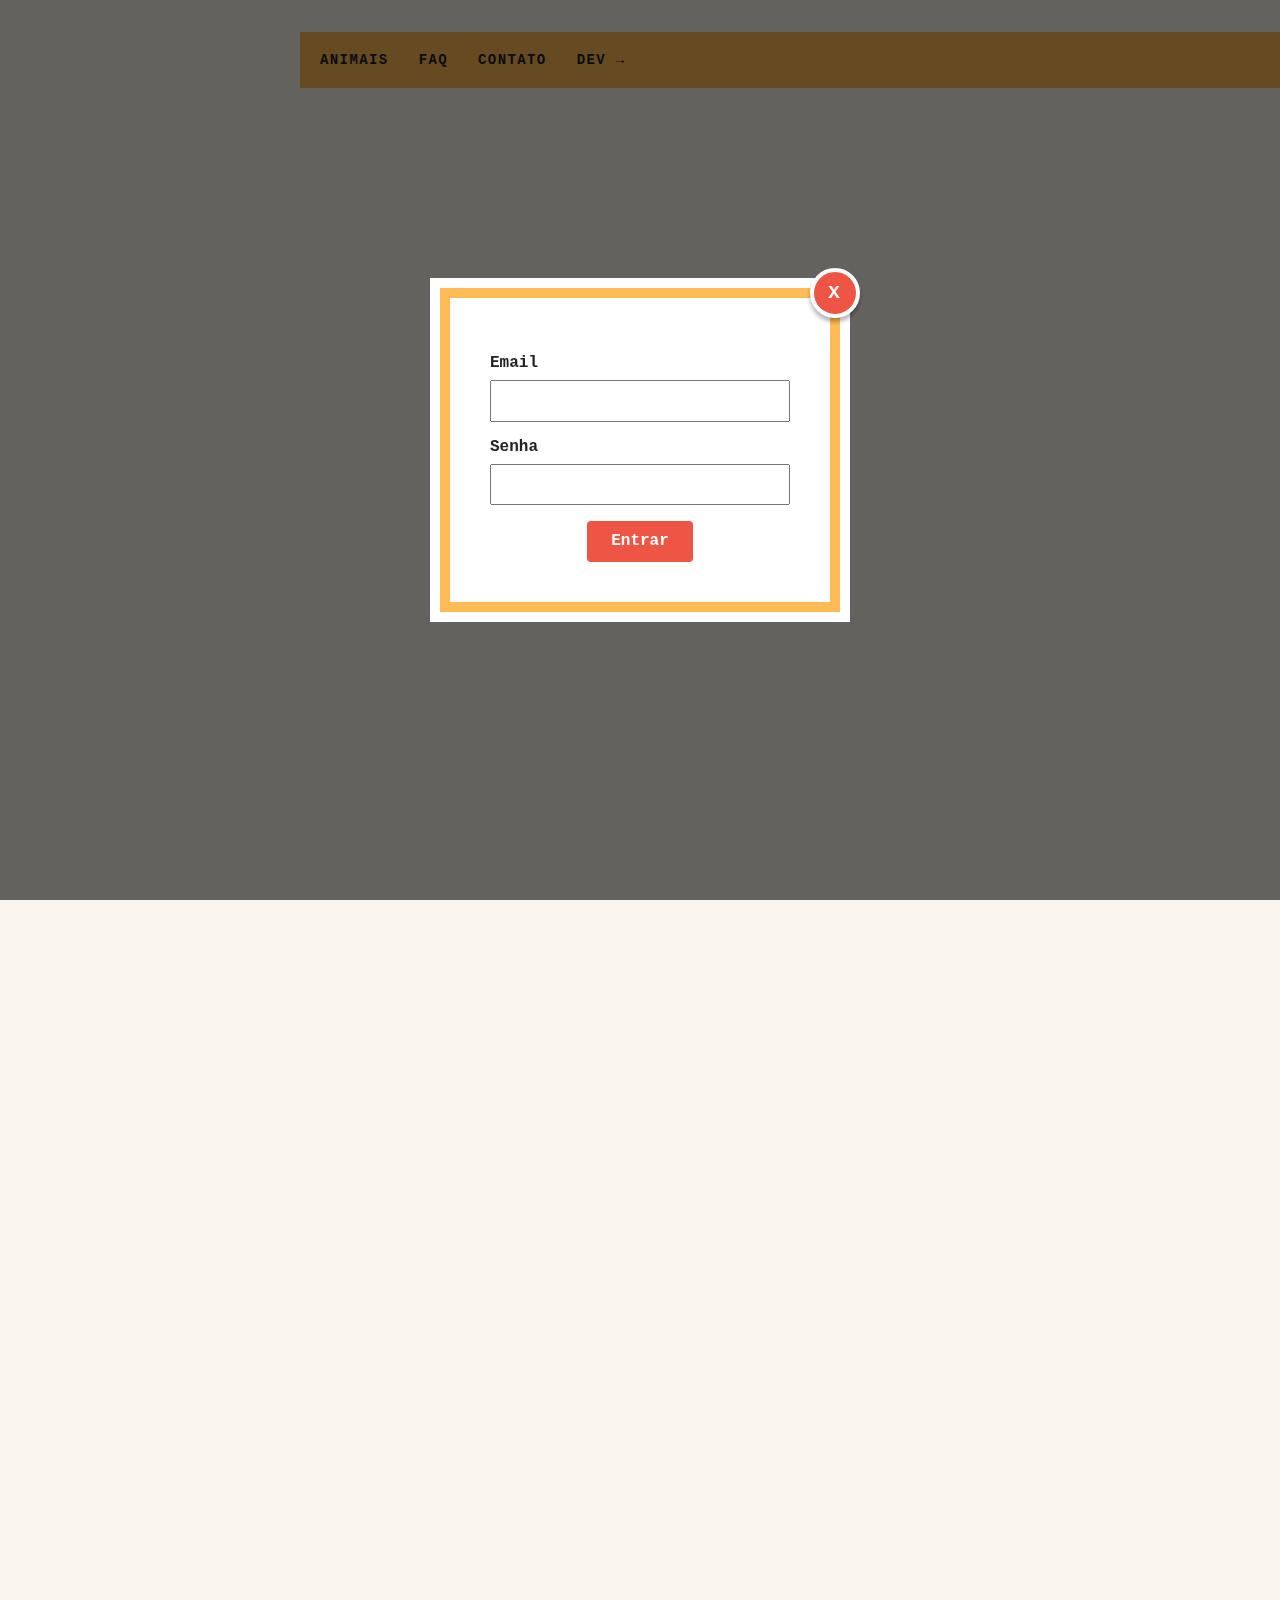
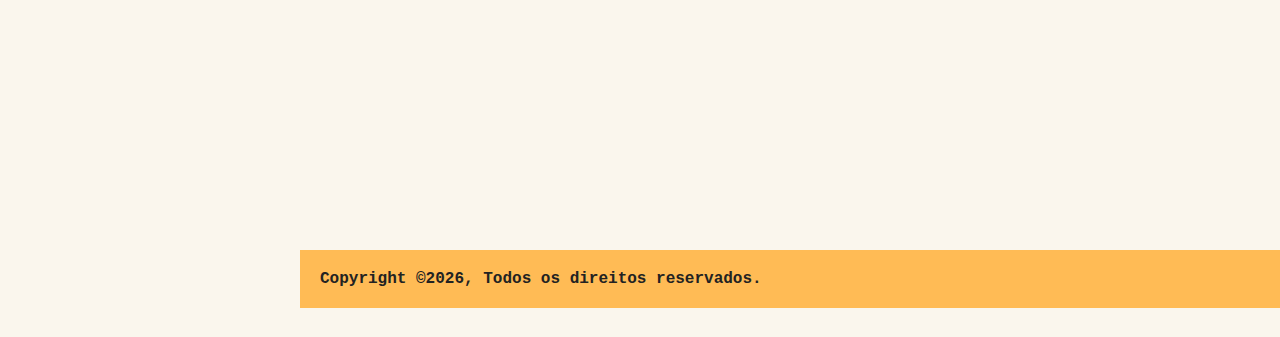
<file: efeitos-no-dom/modal/index.html>
<!DOCTYPE html>
<html lang="en">

<head>
    <meta charset="UTF-8">
    <meta name="viewport" content="width=device-width, initial-scale=1.0">
    <title>Animais Fantásticos</title>
    <link href="https://fonts.googleapis.com/css?family=Playfair+Display+SC" rel="stylesheet">
    <link rel="stylesheet" href="css/style.css">
</head>

<body class="js">
    <div class="grid-container">
        <nav class="menu js-menu" data-menu="suave">
            <ul>
                <li><a href="#animais">Animais</a></li>
                <li><a href="#faq">Faq</a></li>
                <li><a href="#contato">Contato</a></li>
                <li><a href="https://www.origamid.com/">Dev →</a></li>
            </ul>
        </nav>
        <section class="grid-section animais" data-anime="scroll" id="animais">
            <h1 class="titulo">Animais Fantásticos</h1>
            <ul class="animais-lista" data-tab="menu">
                <li>
                    <img src="img/imagem1.jpg" alt="Raposa">
                </li>
                <li>
                    <img src="img/imagem2.jpg" alt="Esquilo">
                </li>
                <li>
                    <img src="img/imagem3.jpg" alt="Urso">
                </li>
                <li>
                    <img src="img/imagem4.jpg" alt="Lobo">
                </li>
                <li>
                    <img src="img/imagem5.jpg" alt="Macaco Babuíno">
                </li>
                <li>
                    <img src="img/imagem6.jpg" alt="Leão">
                </li>
            </ul>
            <div class="animais-descricao " data-tab="content">
                <section data-anime="show-right">
                    <h2>Raposa</h2>
                    <p>As raposas são animais mamíferos e onívoros pertencentes à família Canidae. São vulpídeos de
                        porte
                        médio, caracterizados
                        por um focinho comprido e uma cauda longa e peluda.</p>
                    <p>Também apresentam como particularidade suas pupilas ovais, semelhantes às pupilas verticais dos
                        felídeos.</p>
                    <p>De cerca de 40 espécies reconhecidas como raposas, somente 12 pertencem ao gênero Vulpes das
                        "raposas
                        verdadeiras", do
                        qual a raposa vermelha é a mais comum.</p>
                    <p>Também apresentam como particularidade suas pupilas ovais, semelhantes às pupilas verticais dos
                        felídeos.</p>
                    <p>De cerca de 40 espécies reconhecidas como raposas, somente 12 pertencem ao gênero Vulpes das
                        "raposas
                        verdadeiras", do
                        qual a raposa vermelha é a mais comum.</p>
                    <p>Também apresentam como particularidade suas pupilas ovais, semelhantes às pupilas verticais dos
                        felídeos.</p>
                </section>
                <section data-anime="show-right">
                    <h2>Esquilo</h2>
                    <p>Lorem ipsum dolor sit amet consectetur adipisicing elit. Quis veritatis ad maiores suscipit amet
                        voluptas itaque,
                        ipsam voluptates. Vitae et, quis aspernatur sint excepturi voluptatibus.</p>

                </section>
                <section data-anime="show-down">
                    <h2>Urso</h2>
                    <p>Lorem ipsum dolor sit amet consectetur adipisicing elit. Quis veritatis ad maiores suscipit amet
                        voluptas itaque,
                        ipsam voluptates. Vitae et, quis aspernatur sint excepturi voluptatibus.</p>

                </section>

                <section data-anime="show-down">
                    <h2>Lobo</h2>
                    <p>Lorem ipsum dolor sit amet consectetur adipisicing elit. Quis veritatis ad maiores suscipit amet
                        voluptas itaque,
                        ipsam voluptates. Vitae et, quis aspernatur sint excepturi voluptatibus.</p>
                </section>
                <section data-anime="show-right">
                    <h2>Macaco Babuíno</h2>
                    <p>Lorem ipsum dolor sit amet consectetur adipisicing elit. Quis veritatis ad maiores suscipit amet
                        voluptas itaque,
                        ipsam voluptates. Vitae et, quis aspernatur sint excepturi voluptatibus.</p>
                </section>
                <section data-anime="show-right">
                    <h2>Leão</h2>
                    <p>Lorem ipsum dolor sit amet consectetur adipisicing elit. Quis veritatis ad maiores suscipit amet
                        voluptas itaque,
                        ipsam voluptates. Vitae et, quis aspernatur sint excepturi voluptatibus.</p>
                </section>

            </div>
        </section>
        <section class="grid-section faq" data-anime="scroll" id="faq">
            <h1 class="titulo">FAQ</h1>
            <dl class="faq-lista" data-anime="accordion">
                <dt>Qual a idade dos animais?</dt>
                <dd>As raposas são animais mamíferos e onívoros pertencentes à família Canidae. São vulpídeos de porte
                    médio, caracterizados por um focinho comprido e uma cauda longa e peluda.</dd>
                <dt>Eles são fantásticos?</dt>
                <dd>Também apresentam como particularidade suas pupilas ovais, semelhantes às pupilas verticais dos
                    felídeos.</dd>
                <dt>Qual a diferença?</dt>
                <dd>As raposas são animais mamíferos e onívoros pertencentes à família Canidae. São vulpídeos de porte
                    médio, caracterizados por um focinho comprido e uma cauda longa e peluda.</dd>
                <dt>Como proteger?</dt>
                <dd>Também apresentam como particularidade suas pupilas ovais, semelhantes às pupilas verticais dos
                    felídeos.</dd>
            </dl>
        </section>
        <section class="grid-section contato" data-anime="scroll" id="contato">
            <h1 class="titulo">Contato</h1>
            <div class="mapa">
                <img src="img/mapa.png" alt="mapa">
            </div>
            <ul class="dados">
                <li>contato@origamid.com</li>
                <li>+55 (83)9999-9999</li>
                <li>Rua Mesmo que Lá, nº123</li>
                <li>João Pessoa, PB</li>
            </ul>
        </section>
        <footer class="copy">
            <p> Copyright ©2026, Todos os direitos reservados. </p>
        </footer>
    </div>

    <section class="modal-container" data-modal="container">
        <div class="modal">
            <button data-modal="fechar" class="fechar">X</button>
            <form action="">
                <label for="email">Email</label>
                <input type="text" for="email" id="email">
                <label for="senha">Senha</label>
                <input type="password" for="senha" id="senha">
                <button type="submit">Entrar</button>
            </form>
        </div>

    </section>
    <script type="module" src="js/script.js"></script>

</body>

</html>
</file>
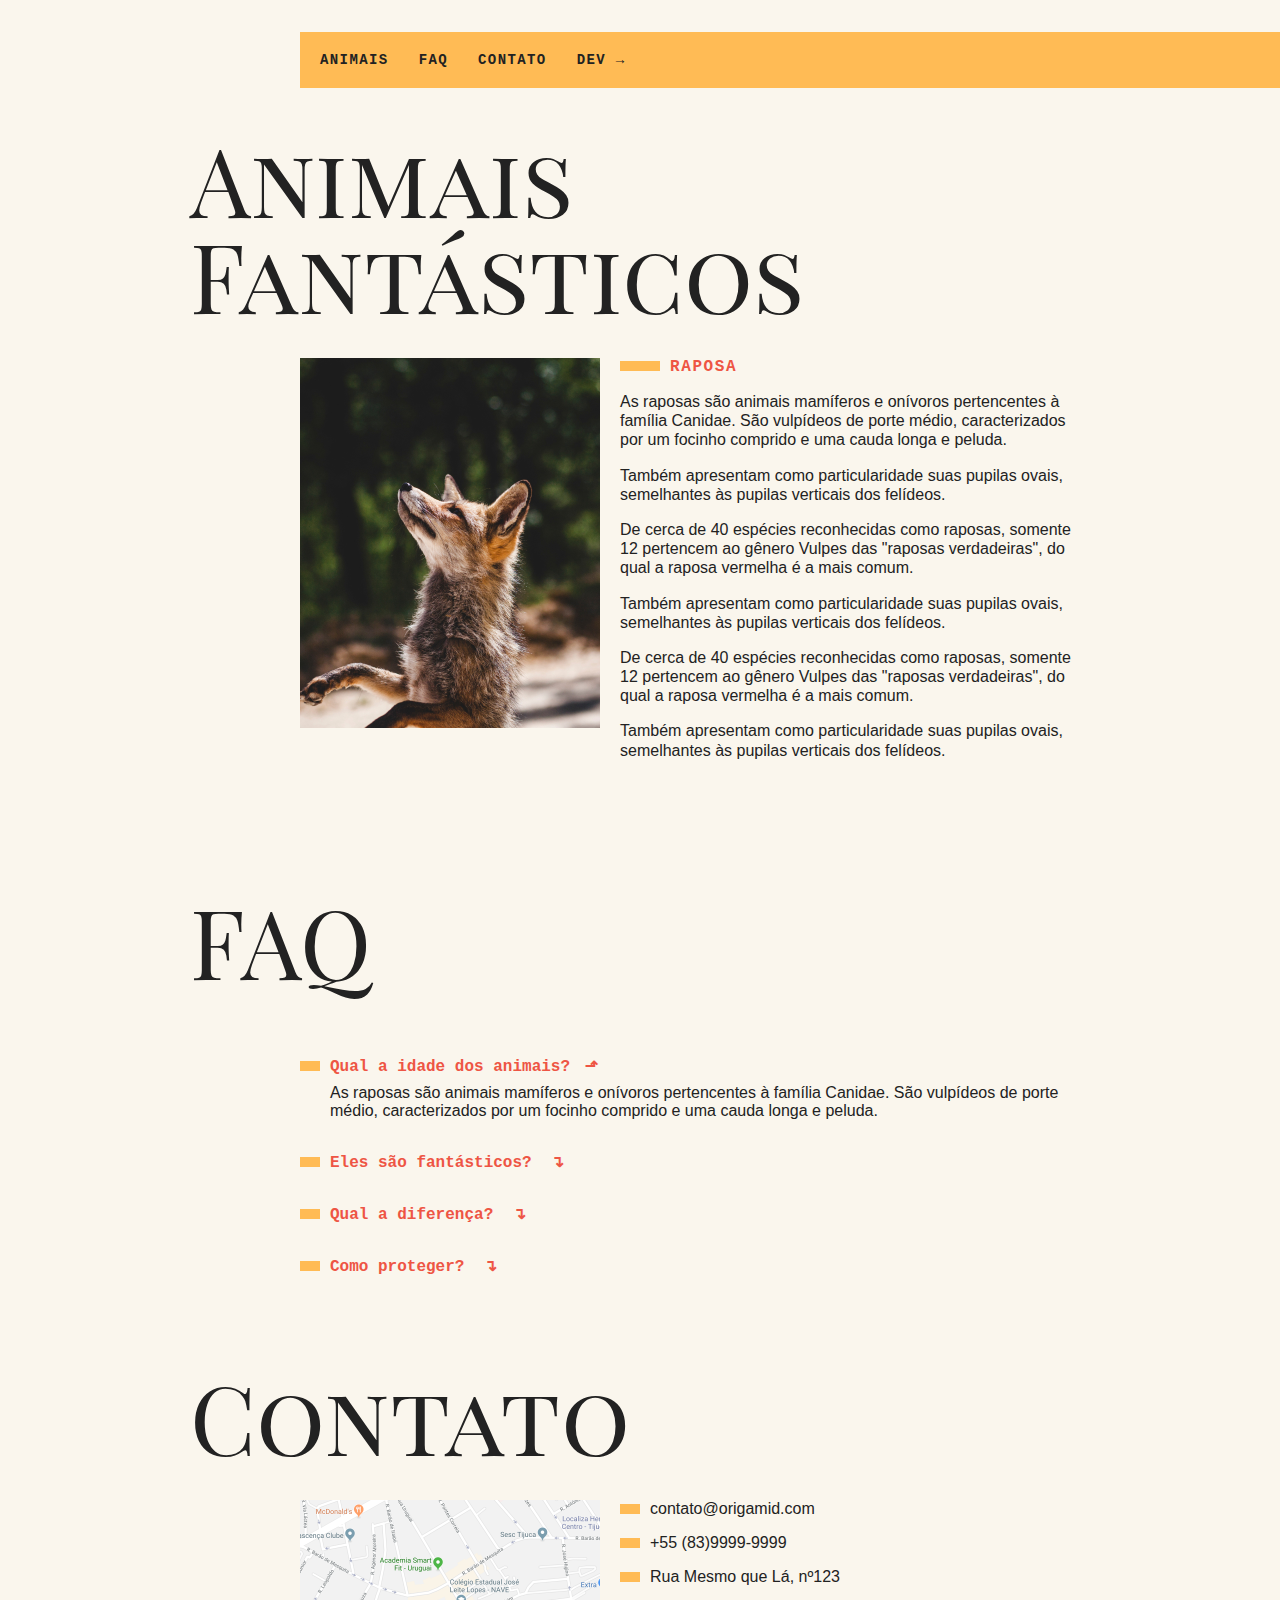
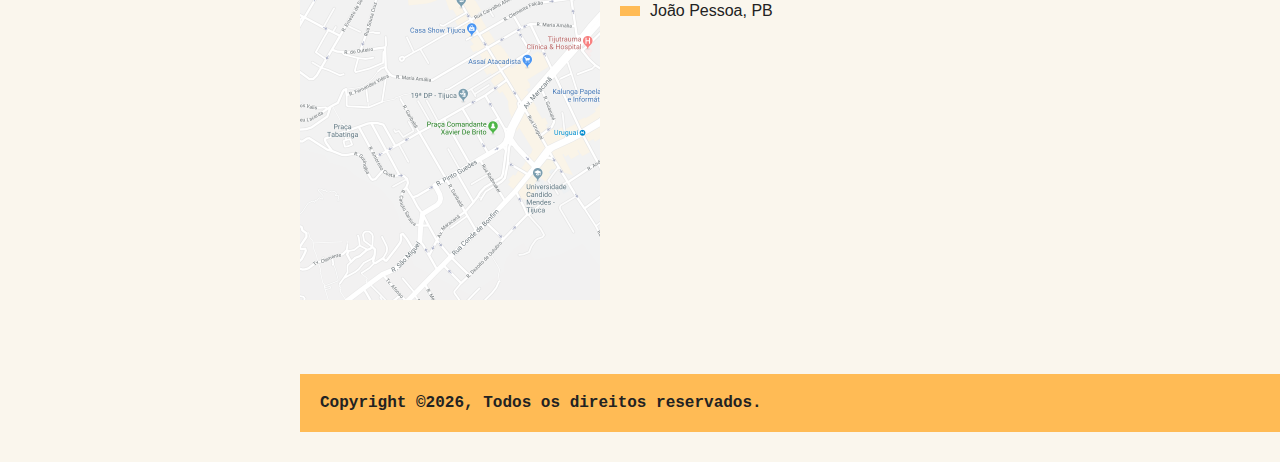
<file: efeitos-no-dom/modules-introducao/index.html>
<!DOCTYPE html>
<html lang="en">

<head>
    <meta charset="UTF-8">
    <meta name="viewport" content="width=device-width, initial-scale=1.0">
    <title>Animais Fantásticos</title>
    <link href="https://fonts.googleapis.com/css?family=Playfair+Display+SC" rel="stylesheet">
    <link rel="stylesheet" href="css/style.css">
</head>

<body>
    <nav class="menu js-menu">
        <ul>
            <li><a href="#animais">Animais</a></li>
            <li><a href="#faq">Faq</a></li>
            <li><a href="#contato">Contato</a></li>
            <li><a href="https://www.origamid.com/">Dev →</a></li>
        </ul>
    </nav>
    <section class="grid-section animais js.scroll" id="animais">
        <h1 class="titulo">Animais Fantásticos</h1>
        <ul class="animais-lista js-tabmenu">
            <li>
                <img src="img/imagem1.jpg" alt="Raposa">
            </li>
            <li>
                <img src="img/imagem2.jpg" alt="Esquilo">
            </li>
            <li>
                <img src="img/imagem3.jpg" alt="Urso">
            </li>
            <li>
                <img src="img/imagem4.jpg" alt="Lobo">
            </li>
            <li>
                <img src="img/imagem5.jpg" alt="Macaco Babuíno">
            </li>
            <li>
                <img src="img/imagem6.jpg" alt="Leão">
            </li>
        </ul>
        <div class="animais-descricao js-tabcontent">
            <section>
                <h2>Raposa</h2>
                <p>As raposas são animais mamíferos e onívoros pertencentes à família Canidae. São vulpídeos de porte
                    médio, caracterizados
                    por um focinho comprido e uma cauda longa e peluda.</p>
                <p>Também apresentam como particularidade suas pupilas ovais, semelhantes às pupilas verticais dos
                    felídeos.</p>
                <p>De cerca de 40 espécies reconhecidas como raposas, somente 12 pertencem ao gênero Vulpes das "raposas
                    verdadeiras", do
                    qual a raposa vermelha é a mais comum.</p>
                <p>Também apresentam como particularidade suas pupilas ovais, semelhantes às pupilas verticais dos
                    felídeos.</p>
                <p>De cerca de 40 espécies reconhecidas como raposas, somente 12 pertencem ao gênero Vulpes das "raposas
                    verdadeiras", do
                    qual a raposa vermelha é a mais comum.</p>
                <p>Também apresentam como particularidade suas pupilas ovais, semelhantes às pupilas verticais dos
                    felídeos.</p>
            </section>
            <section>
                <h2>Esquilo</h2>
                <p>Lorem ipsum dolor sit amet consectetur adipisicing elit. Quis veritatis ad maiores suscipit amet
                    voluptas itaque,
                    ipsam voluptates. Vitae et, quis aspernatur sint excepturi voluptatibus.</p>

            </section>
            <section>
                <h2>Urso</h2>
                <p>Lorem ipsum dolor sit amet consectetur adipisicing elit. Quis veritatis ad maiores suscipit amet
                    voluptas itaque,
                    ipsam voluptates. Vitae et, quis aspernatur sint excepturi voluptatibus.</p>

            </section>

            <section>
                <h2>Lobo</h2>
                <p>Lorem ipsum dolor sit amet consectetur adipisicing elit. Quis veritatis ad maiores suscipit amet
                    voluptas itaque,
                    ipsam voluptates. Vitae et, quis aspernatur sint excepturi voluptatibus.</p>
            </section>
            <section>
                <h2>Macaco Babuíno</h2>
                <p>Lorem ipsum dolor sit amet consectetur adipisicing elit. Quis veritatis ad maiores suscipit amet
                    voluptas itaque,
                    ipsam voluptates. Vitae et, quis aspernatur sint excepturi voluptatibus.</p>
            </section>
            <section>
                <h2>Leão</h2>
                <p>Lorem ipsum dolor sit amet consectetur adipisicing elit. Quis veritatis ad maiores suscipit amet
                    voluptas itaque,
                    ipsam voluptates. Vitae et, quis aspernatur sint excepturi voluptatibus.</p>
            </section>

        </div>
    </section>
    <section class="grid-section faq js.scroll" id="faq">
        <h1 class="titulo">FAQ</h1>
        <dl class="faq-lista js-accordion">
            <dt>Qual a idade dos animais?</dt>
            <dd>As raposas são animais mamíferos e onívoros pertencentes à família Canidae. São vulpídeos de porte
                médio, caracterizados por um focinho comprido e uma cauda longa e peluda.</dd>
            <dt>Eles são fantásticos?</dt>
            <dd>Também apresentam como particularidade suas pupilas ovais, semelhantes às pupilas verticais dos
                felídeos.</dd>
            <dt>Qual a diferença?</dt>
            <dd>As raposas são animais mamíferos e onívoros pertencentes à família Canidae. São vulpídeos de porte
                médio, caracterizados por um focinho comprido e uma cauda longa e peluda.</dd>
            <dt>Como proteger?</dt>
            <dd>Também apresentam como particularidade suas pupilas ovais, semelhantes às pupilas verticais dos
                felídeos.</dd>
        </dl>
    </section>
    <section class="grid-section contato js.scroll" id="contato">
        <h1 class="titulo">Contato</h1>
        <div class="mapa">
            <img src="img/mapa.png" alt="mapa">
        </div>
        <ul class="dados">
            <li>contato@origamid.com</li>
            <li>+55 (83)9999-9999</li>
            <li>Rua Mesmo que Lá, nº123</li>
            <li>João Pessoa, PB</li>
        </ul>
    </section>
    <footer class="copy">
        <p> Copyright ©2026, Todos os direitos reservados. </p>

    </footer>
    <script type="module" src="js/modules/animacoes.js"></script>
    <script type="module" src="js/script.js"></script>

</body>

</html>
</file>
<file: css/style.css>
body,h1,h2,ul,li,p,dd,dt,dl{
    margin: 0px;
    padding: 0px;
}

html.textomaior{
    font-size: 18px;
}


img{
    display: block;
    max-width: 100%;   
}
ul{
    list-style: none;
}
body{
  background: #faf6ed;
  color: #222;
  -webkit-font-smoothing: antialiased;
  display: grid;
  grid-template-columns: 1fr 120px minmax(300px, 800px) 1fr;
}

.menu{
    grid-column: 3/5;
    margin-top: 2rem;
    margin-bottom: 2rem;
    background: #fb5;
}

.menu ul{
    display: flex;
    flex-wrap: wrap;
    padding: 10px;
}
.menu li a{
    display: block;
    padding: 10px;
    margin-right: 10px;
    color: #222;
    text-decoration: none;
    font-family: 'IBM Plex Mono', monospace;
    font-weight: bold;
    text-transform: uppercase;
    font-size: .875rem;
    letter-spacing: .1em;
}

.grid-section{
    grid-column: 2/4;
    width: 100%;
    box-sizing: border-box;
    padding: 10px;
    display: grid;
    grid-template-columns: 90px 300px 1fr;
    grid-gap: 20px;
    margin-bottom: 4rem;

}

.titulo{
    font-family: 'Playfair Display SC', georgia;
    font-size:  6rem;
    line-height: 1;
    font-weight: 400;
    margin-bottom: 1rem;
    grid-column: 1/4;
}
.animais h2{
    font-family: 'IBM Plex Mono', monospace;
    font-size: 1rem;
    text-transform: uppercase;
    letter-spacing: .1em;
    margin-bottom: 1rem;
    color: #e54;
}
.animais h2::before {
  content: '';
  display: inline-block;
  width: 40px;
  height: 10px;
  margin-right: 10px;
  background: #FB5;
}

.animais p {
  font-family: Helvetica, Arial;
  line-height: 1.2;
  margin-bottom: 1rem;
}

.animais-lista {
  height: 370px;
  overflow-y: scroll;
  grid-column: 2;
}

.animais-lista::-webkit-scrollbar {
  width: 18px;
}

.animais-lista::-webkit-scrollbar-thumb {
  background: #FB5;
  border-left: 4px solid #faf6ed;
  border-right: 4px solid #faf6ed;
}

.animais-lista::-webkit-scrollbar-track {
  background: #faf6ed;
}

.animais-descricao {
  grid-column: 3;
}

.animais-descricao section {
  margin-bottom: 3rem;
}

.faq-lista {
  grid-column: 2 / 4
}

.faq-lista dt {
  font-family: 'IBM Plex Mono', monospace;
  font-weight: bold;
  margin-top: 2rem;
  margin-bottom: .5rem;
  color: #E54;
}

.faq-lista dt::before {
  content: '';
  display: inline-block;
  width: 20px;
  height: 10px;
  margin-right: 10px;
  background: #FB5;
}

.faq-lista dd {
  font-family: Helvetica, Arial;
  margin-bottom: .5rem;
  margin-left: 30px;
}

.mapa {
  grid-column: 2;
}

.dados {
  grid-column: 3;
}

.dados li {
  margin-bottom: 1rem;
  font-family: Helvetica, Arial;
}

.dados li::before {
  content: '';
  display: inline-block;
  width: 20px;
  height: 10px;
  margin-right: 10px;
  background: #FB5;
}

.copy {
  grid-column: 3/5;
  margin-bottom: 2rem;
  background: #FB5;
}

.copy p {
  padding: 20px;
  font-family: 'IBM Plex Mono', monospace;
  font-weight: bold;
}

@media (max-width: 700px) {
  body {
    grid-template-columns: 1fr;
  }
  .menu, .grid-section, .copy {
    grid-column: 1;
  }
  .grid-section {
    grid-template-columns: 100px 1fr;
    grid-gap: 10px;
  }
  .animais-lista {
    grid-column: 1;
  }
  .faq-lista, .dados, .mapa {
    grid-column: 1 / 3;
  }
  .grid-section h1 {
    font-size: 3rem;
  }
  .menu {
    margin-top: 0px;
  }
  .copy {
    margin-bottom: 0px;
  }
}
</file>
<file: efeitos-no-dom/css/style.css>
body,h1,h2,ul,li,p,dd,dt,dl{
    margin: 0px;
    padding: 0px;
}

html.textomaior{
    font-size: 18px;
}

/* .azul{
    background-color: blue;
}
 */
img{
    display: block;
    max-width: 100%;   
}
ul{
    list-style: none;
}
body{
  background: #faf6ed;
  color: #222;
  -webkit-font-smoothing: antialiased;
  display: grid;
  grid-template-columns: 1fr 120px minmax(300px, 800px) 1fr;
}

.menu{
    grid-column: 3/5;
    margin-top: 2rem;
    margin-bottom: 2rem;
    background: #fb5;
}

.menu ul{
    display: flex;
    flex-wrap: wrap;
    padding: 10px;
}
.menu li a{
    display: block;
    padding: 10px;
    margin-right: 10px;
    color: #222;
    text-decoration: none;
    font-family: 'IBM Plex Mono', monospace;
    font-weight: bold;
    text-transform: uppercase;
    font-size: .875rem;
    letter-spacing: .1em;
}

.grid-section{
    grid-column: 2/4;
    width: 100%;
    box-sizing: border-box;
    padding: 10px;
    display: grid;
    grid-template-columns: 90px 300px 1fr;
    grid-gap: 20px;
    margin-bottom: 4rem;

}

.titulo{
    font-family: 'Playfair Display SC', georgia;
    font-size:  6rem;
    line-height: 1;
    font-weight: 400;
    margin-bottom: 1rem;
    grid-column: 1/4;
}
.animais h2{
    font-family: 'IBM Plex Mono', monospace;
    font-size: 1rem;
    text-transform: uppercase;
    letter-spacing: .1em;
    margin-bottom: 1rem;
    color: #e54;
}
.animais h2::before {
  content: '';
  display: inline-block;
  width: 40px;
  height: 10px;
  margin-right: 10px;
  background: #FB5;
}

.animais p {
  font-family: Helvetica, Arial;
  line-height: 1.2;
  margin-bottom: 1rem;
}

.animais-lista {
  height: 370px;
  overflow-y: scroll;
  grid-column: 2;
}

.animais-lista li {
cursor: pointer;
  
}

.animais-lista::-webkit-scrollbar {
  width: 18px;
}

.animais-lista::-webkit-scrollbar-thumb {
  background: #FB5;
  border-left: 4px solid #faf6ed;
  border-right: 4px solid #faf6ed;
}

.animais-lista::-webkit-scrollbar-track {
  background: #faf6ed;
}

.animais-descricao {
  grid-column: 3;
}

.animais-descricao section {
  margin-bottom: 3rem;
}

.faq-lista {
  grid-column: 2 / 4
}

.faq-lista dt {
  font-family: 'IBM Plex Mono', monospace;
  font-weight: bold;
  margin-top: 2rem;
  margin-bottom: .5rem;
  color: #E54;
}

.faq-lista dt::before {
  content: '';
  display: inline-block;
  width: 20px;
  height: 10px;
  margin-right: 10px;
  background: #FB5;
}

.faq-lista dd {
  font-family: Helvetica, Arial;
  margin-bottom: .5rem;
  margin-left: 30px;
}

.mapa {
  grid-column: 2;
}

.dados {
  grid-column: 3;
}

.dados li {
  margin-bottom: 1rem;
  font-family: Helvetica, Arial;
}

.dados li::before {
  content: '';
  display: inline-block;
  width: 20px;
  height: 10px;
  margin-right: 10px;
  background: #FB5;
}

.copy {
  grid-column: 3/5;
  margin-bottom: 2rem;
  background: #FB5;
}

.copy p {
  padding: 20px;
  font-family: 'IBM Plex Mono', monospace;
  font-weight: bold;
}

@media (max-width: 700px) {
  body {
    grid-template-columns: 1fr;
  }
  .menu, .grid-section, .copy {
    grid-column: 1;
  }
  .grid-section {
    grid-template-columns: 100px 1fr;
    grid-gap: 10px;
  }
  .animais-lista {
    grid-column: 1;
  }
  .faq-lista, .dados, .mapa {
    grid-column: 1 / 3;
  }
  .grid-section h1 {
    font-size: 3rem;
  }
  .menu {
    margin-top: 0px;
  }
  .copy {
    margin-bottom: 0px;
  }
}

.js-tabcontent section{
    display: none;
    animation: show .5s forwards;
}

.js-tabcontent section.ativo {
    display: block !important;
}

@keyframes show{
  from{
    opacity: 0;
    transform: translate3d(-35px,0,0);
  }
  to{
    opacity: 1;
    transform: translate3d(0,0,0);
  }
}
@keyframes slideDown{
  from{
    opacity: 0;
    transform: translate3d(0,-20px,0);
  }
  to{
    opacity: 1;
    transform: translate3d(0,0,0);
  }
}

.js-accordion dd{
    display: none;
    animation: slideDown .5s ;
}

.js-accordion dd.ativo{
    display: block !important;
}
.js-accordion dt::after{
    content: " ↴";
    margin-left: 10px;
}
.js-accordion dt.ativo::after{
    content: "⬏";
    margin-left: 15px;
}
</file>
<file: primeiros-scripts/css/style.css>
body,h1,h2,ul,li,p,dd,dt,dl{
    margin: 0px;
    padding: 0px;
}

html.textomaior{
    font-size: 18px;
}

/* .azul{
    background-color: blue;
}
 */
img{
    display: block;
    max-width: 100%;   
}
ul{
    list-style: none;
}
body{
  background: #faf6ed;
  color: #222;
  -webkit-font-smoothing: antialiased;
  display: grid;
  grid-template-columns: 1fr 120px minmax(300px, 800px) 1fr;
}

.menu{
    grid-column: 3/5;
    margin-top: 2rem;
    margin-bottom: 2rem;
    background: #fb5;
}

.menu ul{
    display: flex;
    flex-wrap: wrap;
    padding: 10px;
}
.menu li a{
    display: block;
    padding: 10px;
    margin-right: 10px;
    color: #222;
    text-decoration: none;
    font-family: 'IBM Plex Mono', monospace;
    font-weight: bold;
    text-transform: uppercase;
    font-size: .875rem;
    letter-spacing: .1em;
}

.grid-section{
    grid-column: 2/4;
    width: 100%;
    box-sizing: border-box;
    padding: 10px;
    display: grid;
    grid-template-columns: 90px 300px 1fr;
    grid-gap: 20px;
    margin-bottom: 4rem;

}

.titulo{
    font-family: 'Playfair Display SC', georgia;
    font-size:  6rem;
    line-height: 1;
    font-weight: 400;
    margin-bottom: 1rem;
    grid-column: 1/4;
}
.animais h2{
    font-family: 'IBM Plex Mono', monospace;
    font-size: 1rem;
    text-transform: uppercase;
    letter-spacing: .1em;
    margin-bottom: 1rem;
    color: #e54;
}
.animais h2::before {
  content: '';
  display: inline-block;
  width: 40px;
  height: 10px;
  margin-right: 10px;
  background: #FB5;
}

.animais p {
  font-family: Helvetica, Arial;
  line-height: 1.2;
  margin-bottom: 1rem;
}

.animais-lista {
  height: 370px;
  overflow-y: scroll;
  grid-column: 2;
}

.animais-lista::-webkit-scrollbar {
  width: 18px;
}

.animais-lista::-webkit-scrollbar-thumb {
  background: #FB5;
  border-left: 4px solid #faf6ed;
  border-right: 4px solid #faf6ed;
}

.animais-lista::-webkit-scrollbar-track {
  background: #faf6ed;
}

.animais-descricao {
  grid-column: 3;
}

.animais-descricao section {
  margin-bottom: 3rem;
}

.faq-lista {
  grid-column: 2 / 4
}

.faq-lista dt {
  font-family: 'IBM Plex Mono', monospace;
  font-weight: bold;
  margin-top: 2rem;
  margin-bottom: .5rem;
  color: #E54;
}

.faq-lista dt::before {
  content: '';
  display: inline-block;
  width: 20px;
  height: 10px;
  margin-right: 10px;
  background: #FB5;
}

.faq-lista dd {
  font-family: Helvetica, Arial;
  margin-bottom: .5rem;
  margin-left: 30px;
}

.mapa {
  grid-column: 2;
}

.dados {
  grid-column: 3;
}

.dados li {
  margin-bottom: 1rem;
  font-family: Helvetica, Arial;
}

.dados li::before {
  content: '';
  display: inline-block;
  width: 20px;
  height: 10px;
  margin-right: 10px;
  background: #FB5;
}

.copy {
  grid-column: 3/5;
  margin-bottom: 2rem;
  background: #FB5;
}

.copy p {
  padding: 20px;
  font-family: 'IBM Plex Mono', monospace;
  font-weight: bold;
}

@media (max-width: 700px) {
  body {
    grid-template-columns: 1fr;
  }
  .menu, .grid-section, .copy {
    grid-column: 1;
  }
  .grid-section {
    grid-template-columns: 100px 1fr;
    grid-gap: 10px;
  }
  .animais-lista {
    grid-column: 1;
  }
  .faq-lista, .dados, .mapa {
    grid-column: 1 / 3;
  }
  .grid-section h1 {
    font-size: 3rem;
  }
  .menu {
    margin-top: 0px;
  }
  .copy {
    margin-bottom: 0px;
  }
}
</file>
<file: slides/css/style.css>
body,h1,h2,ul,li,p,dd,dt,dl{
    margin: 0px;
    padding: 0px;
}

html.textomaior{
    font-size: 18px;
}

/* .azul{
    background-color: blue;
}
 */
img{
    display: block;
    max-width: 100%;   
}
ul{
    list-style: none;
}
body{
  background: #faf6ed;
  color: #222;
  -webkit-font-smoothing: antialiased;
  display: grid;
  grid-template-columns: 1fr 120px minmax(300px, 800px) 1fr;
}

.menu{
    grid-column: 3/5;
    margin-top: 2rem;
    margin-bottom: 2rem;
    background: #fb5;
}

.menu ul{
    display: flex;
    flex-wrap: wrap;
    padding: 10px;
}
.menu li a{
    display: block;
    padding: 10px;
    margin-right: 10px;
    color: #222;
    text-decoration: none;
    font-family: 'IBM Plex Mono', monospace;
    font-weight: bold;
    text-transform: uppercase;
    font-size: .875rem;
    letter-spacing: .1em;
}

.grid-section{
    grid-column: 2/4;
    width: 100%;
    box-sizing: border-box;
    padding: 10px;
    display: grid;
    grid-template-columns: 90px 300px 1fr;
    grid-gap: 20px;
    margin-bottom: 4rem;

}

.titulo{
    font-family: 'Playfair Display SC', georgia;
    font-size:  6rem;
    line-height: 1;
    font-weight: 400;
    margin-bottom: 1rem;
    grid-column: 1/4;
}
.animais h2{
    font-family: 'IBM Plex Mono', monospace;
    font-size: 1rem;
    text-transform: uppercase;
    letter-spacing: .1em;
    margin-bottom: 1rem;
    color: #e54;
}
.animais h2::before {
  content: '';
  display: inline-block;
  width: 40px;
  height: 10px;
  margin-right: 10px;
  background: #FB5;
}

.animais p {
  font-family: Helvetica, Arial;
  line-height: 1.2;
  margin-bottom: 1rem;
}

.animais-lista {
  height: 370px;
  overflow-y: scroll;
  grid-column: 2;
}

.animais-lista li {
cursor: pointer;
  
}

.animais-lista::-webkit-scrollbar {
  width: 18px;
}

.animais-lista::-webkit-scrollbar-thumb {
  background: #FB5;
  border-left: 4px solid #faf6ed;
  border-right: 4px solid #faf6ed;
}

.animais-lista::-webkit-scrollbar-track {
  background: #faf6ed;
}

.animais-descricao {
  grid-column: 3;
}

.animais-descricao section {
  margin-bottom: 3rem;
}

.faq-lista {
  grid-column: 2 / 4
}

.faq-lista dt {
  font-family: 'IBM Plex Mono', monospace;
  font-weight: bold;
  margin-top: 2rem;
  margin-bottom: .5rem;
  color: #E54;
}

.faq-lista dt::before {
  content: '';
  display: inline-block;
  width: 20px;
  height: 10px;
  margin-right: 10px;
  background: #FB5;
}

.faq-lista dd {
  font-family: Helvetica, Arial;
  margin-bottom: .5rem;
  margin-left: 30px;
}

.mapa {
  grid-column: 2;
}

.dados {
  grid-column: 3;
}

.dados li {
  margin-bottom: 1rem;
  font-family: Helvetica, Arial;
}

.dados li::before {
  content: '';
  display: inline-block;
  width: 20px;
  height: 10px;
  margin-right: 10px;
  background: #FB5;
}

.copy {
  grid-column: 3/5;
  margin-bottom: 2rem;
  background: #FB5;
}

.copy p {
  padding: 20px;
  font-family: 'IBM Plex Mono', monospace;
  font-weight: bold;
}

@media (max-width: 700px) {
  body {
    grid-template-columns: 1fr;
  }
  .menu, .grid-section, .copy {
    grid-column: 1;
  }
  .grid-section {
    grid-template-columns: 100px 1fr;
    grid-gap: 10px;
  }
  .animais-lista {
    grid-column: 1;
  }
  .faq-lista, .dados, .mapa {
    grid-column: 1 / 3;
  }
  .grid-section h1 {
    font-size: 3rem;
  }
  .menu {
    margin-top: 0px;
  }
  .copy {
    margin-bottom: 0px;
  }
}

.js-tabcontent section{
    display: none;
    animation: show .5s forwards;
}

.js-tabcontent section.ativo {
    display: block !important;
}

@keyframes show{
  from{
    opacity: 0;
    transform: translate3d(-35px,0,0);
  }
  to{
    opacity: 1;
    transform: translate3d(0,0,0);
  }
}
@keyframes slideDown{
  from{
    opacity: 0;
    transform: translate3d(0,-20px,0);
  }
  to{
    opacity: 1;
    transform: translate3d(0,0,0);
  }
}

.js-accordion dd{
    display: none;
    animation: slideDown .5s ;
}

.js-accordion dd.ativo{
    display: block !important;
}
.js-accordion dt::after{
    content: " ↴";
    margin-left: 10px;
}
.js-accordion dt.ativo::after{
    content: "⬏";
    margin-left: 15px;
}
</file>
<file: efeitos-no-dom/dataset/css/style.css>
body,h1,h2,ul,li,p,dd,dt,dl{
    margin: 0px;
    padding: 0px;
}

html.textomaior{
    font-size: 18px;
}

/* .azul{
    background-color: blue;
}
 */
img{
    display: block;
    max-width: 100%;   
}
ul{
    list-style: none;
}
body{
  background: #faf6ed;
  color: #222;
  -webkit-font-smoothing: antialiased;
  display: grid;
  grid-template-columns: 1fr 120px minmax(300px, 800px) 1fr;
}

.menu{
    grid-column: 3/5;
    margin-top: 2rem;
    margin-bottom: 2rem;
    background: #fb5;
}

.menu ul{
    display: flex;
    flex-wrap: wrap;
    padding: 10px;
}
.menu li a{
    display: block;
    padding: 10px;
    margin-right: 10px;
    color: #222;
    text-decoration: none;
    font-family: 'IBM Plex Mono', monospace;
    font-weight: bold;
    text-transform: uppercase;
    font-size: .875rem;
    letter-spacing: .1em;
}

.grid-section{
    grid-column: 2/4;
    width: 100%;
    box-sizing: border-box;
    padding: 10px;
    display: grid;
    grid-template-columns: 90px 300px 1fr;
    grid-gap: 20px;
    margin-bottom: 4rem;

}

.titulo{
    font-family: 'Playfair Display SC', georgia;
    font-size:  6rem;
    line-height: 1;
    font-weight: 400;
    margin-bottom: 1rem;
    grid-column: 1/4;
}
.animais h2{
    font-family: 'IBM Plex Mono', monospace;
    font-size: 1rem;
    text-transform: uppercase;
    letter-spacing: .1em;
    margin-bottom: 1rem;
    color: #e54;
}
.animais h2::before {
  content: '';
  display: inline-block;
  width: 40px;
  height: 10px;
  margin-right: 10px;
  background: #FB5;
}

.animais p {
  font-family: Helvetica, Arial;
  line-height: 1.2;
  margin-bottom: 1rem;
}

.animais-lista {
  height: 370px;
  overflow-y: scroll;
  grid-column: 2;
}

.animais-lista li {
cursor: pointer;
  
}

.animais-lista::-webkit-scrollbar {
  width: 18px;
}

.animais-lista::-webkit-scrollbar-thumb {
  background: #FB5;
  border-left: 4px solid #faf6ed;
  border-right: 4px solid #faf6ed;
}

.animais-lista::-webkit-scrollbar-track {
  background: #faf6ed;
}

.animais-descricao {
  grid-column: 3;
}

.animais-descricao section {
  margin-bottom: 3rem;
}

.faq-lista {
  grid-column: 2 / 4
}

.faq-lista dt {
  font-family: 'IBM Plex Mono', monospace;
  font-weight: bold;
  margin-top: 2rem;
  margin-bottom: .5rem;
  color: #E54;
}

.faq-lista dt::before {
  content: '';
  display: inline-block;
  width: 20px;
  height: 10px;
  margin-right: 10px;
  background: #FB5;
}

.faq-lista dd {
  font-family: Helvetica, Arial;
  margin-bottom: .5rem;
  margin-left: 30px;
}

.mapa {
  grid-column: 2;
}

.dados {
  grid-column: 3;
}

.dados li {
  margin-bottom: 1rem;
  font-family: Helvetica, Arial;
}

.dados li::before {
  content: '';
  display: inline-block;
  width: 20px;
  height: 10px;
  margin-right: 10px;
  background: #FB5;
}

.copy {
  grid-column: 3/5;
  margin-bottom: 2rem;
  background: #FB5;
}

.copy p {
  padding: 20px;
  font-family: 'IBM Plex Mono', monospace;
  font-weight: bold;
}

@media (max-width: 700px) {
  body {
    grid-template-columns: 1fr;
  }
  .menu, .grid-section, .copy {
    grid-column: 1;
  }
  .grid-section {
    grid-template-columns: 100px 1fr;
    grid-gap: 10px;
  }
  .animais-lista {
    grid-column: 1;
  }
  .faq-lista, .dados, .mapa {
    grid-column: 1 / 3;
  }
  .grid-section h1 {
    font-size: 3rem;
  }
  .menu {
    margin-top: 0px;
  }
  .copy {
    margin-bottom: 0px;
  }
}

.js-tabcontent section{
    display: none;
    animation: show .5s forwards;
}

.js-tabcontent section.ativo {
    display: block !important;
}

@keyframes show{
  from{
    opacity: 0;
    transform: translate3d(-35px,0,0);
  }
  to{
    opacity: 1;
    transform: translate3d(0,0,0);
  }
}
@keyframes slideDown{
  from{
    opacity: 0;
    transform: translate3d(0,-20px,0);
  }
  to{
    opacity: 1;
    transform: translate3d(0,0,0);
  }
}

.js-accordion dd{
    display: none;
    animation: slideDown .5s ;
}

.js-accordion dd.ativo{
    display: block !important;
}
.js-accordion dt::after{
    content: " ↴";
    margin-left: 10px;
}
.js-accordion dt.ativo::after{
    content: "⬏";
    margin-left: 15px;
}
</file>
<file: efeitos-no-dom/modal/css/style.css>
@import 'global.css';
@import 'modal.css';
</file>
<file: efeitos-no-dom/modules-introducao/css/style.css>
body,h1,h2,ul,li,p,dd,dt,dl{
    margin: 0px;
    padding: 0px;
}

html.textomaior{
    font-size: 18px;
}

/* .azul{
    background-color: blue;
}
 */
img{
    display: block;
    max-width: 100%;   
}
ul{
    list-style: none;
}
body{
  background: #faf6ed;
  color: #222;
  -webkit-font-smoothing: antialiased;
  display: grid;
  grid-template-columns: 1fr 120px minmax(300px, 800px) 1fr;
}

.menu{
    grid-column: 3/5;
    margin-top: 2rem;
    margin-bottom: 2rem;
    background: #fb5;
}

.menu ul{
    display: flex;
    flex-wrap: wrap;
    padding: 10px;
}
.menu li a{
    display: block;
    padding: 10px;
    margin-right: 10px;
    color: #222;
    text-decoration: none;
    font-family: 'IBM Plex Mono', monospace;
    font-weight: bold;
    text-transform: uppercase;
    font-size: .875rem;
    letter-spacing: .1em;
}

.grid-section{
    grid-column: 2/4;
    width: 100%;
    box-sizing: border-box;
    padding: 10px;
    display: grid;
    grid-template-columns: 90px 300px 1fr;
    grid-gap: 20px;
    margin-bottom: 4rem;

}

.titulo{
    font-family: 'Playfair Display SC', georgia;
    font-size:  6rem;
    line-height: 1;
    font-weight: 400;
    margin-bottom: 1rem;
    grid-column: 1/4;
}
.animais h2{
    font-family: 'IBM Plex Mono', monospace;
    font-size: 1rem;
    text-transform: uppercase;
    letter-spacing: .1em;
    margin-bottom: 1rem;
    color: #e54;
}
.animais h2::before {
  content: '';
  display: inline-block;
  width: 40px;
  height: 10px;
  margin-right: 10px;
  background: #FB5;
}

.animais p {
  font-family: Helvetica, Arial;
  line-height: 1.2;
  margin-bottom: 1rem;
}

.animais-lista {
  height: 370px;
  overflow-y: scroll;
  grid-column: 2;
}

.animais-lista li {
cursor: pointer;
  
}

.animais-lista::-webkit-scrollbar {
  width: 18px;
}

.animais-lista::-webkit-scrollbar-thumb {
  background: #FB5;
  border-left: 4px solid #faf6ed;
  border-right: 4px solid #faf6ed;
}

.animais-lista::-webkit-scrollbar-track {
  background: #faf6ed;
}

.animais-descricao {
  grid-column: 3;
}

.animais-descricao section {
  margin-bottom: 3rem;
}

.faq-lista {
  grid-column: 2 / 4
}

.faq-lista dt {
  font-family: 'IBM Plex Mono', monospace;
  font-weight: bold;
  margin-top: 2rem;
  margin-bottom: .5rem;
  color: #E54;
}

.faq-lista dt::before {
  content: '';
  display: inline-block;
  width: 20px;
  height: 10px;
  margin-right: 10px;
  background: #FB5;
}

.faq-lista dd {
  font-family: Helvetica, Arial;
  margin-bottom: .5rem;
  margin-left: 30px;
}

.mapa {
  grid-column: 2;
}

.dados {
  grid-column: 3;
}

.dados li {
  margin-bottom: 1rem;
  font-family: Helvetica, Arial;
}

.dados li::before {
  content: '';
  display: inline-block;
  width: 20px;
  height: 10px;
  margin-right: 10px;
  background: #FB5;
}

.copy {
  grid-column: 3/5;
  margin-bottom: 2rem;
  background: #FB5;
}

.copy p {
  padding: 20px;
  font-family: 'IBM Plex Mono', monospace;
  font-weight: bold;
}

@media (max-width: 700px) {
  body {
    grid-template-columns: 1fr;
  }
  .menu, .grid-section, .copy {
    grid-column: 1;
  }
  .grid-section {
    grid-template-columns: 100px 1fr;
    grid-gap: 10px;
  }
  .animais-lista {
    grid-column: 1;
  }
  .faq-lista, .dados, .mapa {
    grid-column: 1 / 3;
  }
  .grid-section h1 {
    font-size: 3rem;
  }
  .menu {
    margin-top: 0px;
  }
  .copy {
    margin-bottom: 0px;
  }
}

.js-tabcontent section{
    display: none;
    animation: show .5s forwards;
}

.js-tabcontent section.ativo {
    display: block !important;
}

@keyframes show{
  from{
    opacity: 0;
    transform: translate3d(-35px,0,0);
  }
  to{
    opacity: 1;
    transform: translate3d(0,0,0);
  }
}
@keyframes slideDown{
  from{
    opacity: 0;
    transform: translate3d(0,-20px,0);
  }
  to{
    opacity: 1;
    transform: translate3d(0,0,0);
  }
}

.js-accordion dd{
    display: none;
    animation: slideDown .5s ;
}

.js-accordion dd.ativo{
    display: block !important;
}
.js-accordion dt::after{
    content: " ↴";
    margin-left: 10px;
}
.js-accordion dt.ativo::after{
    content: "⬏";
    margin-left: 15px;
}
</file>
